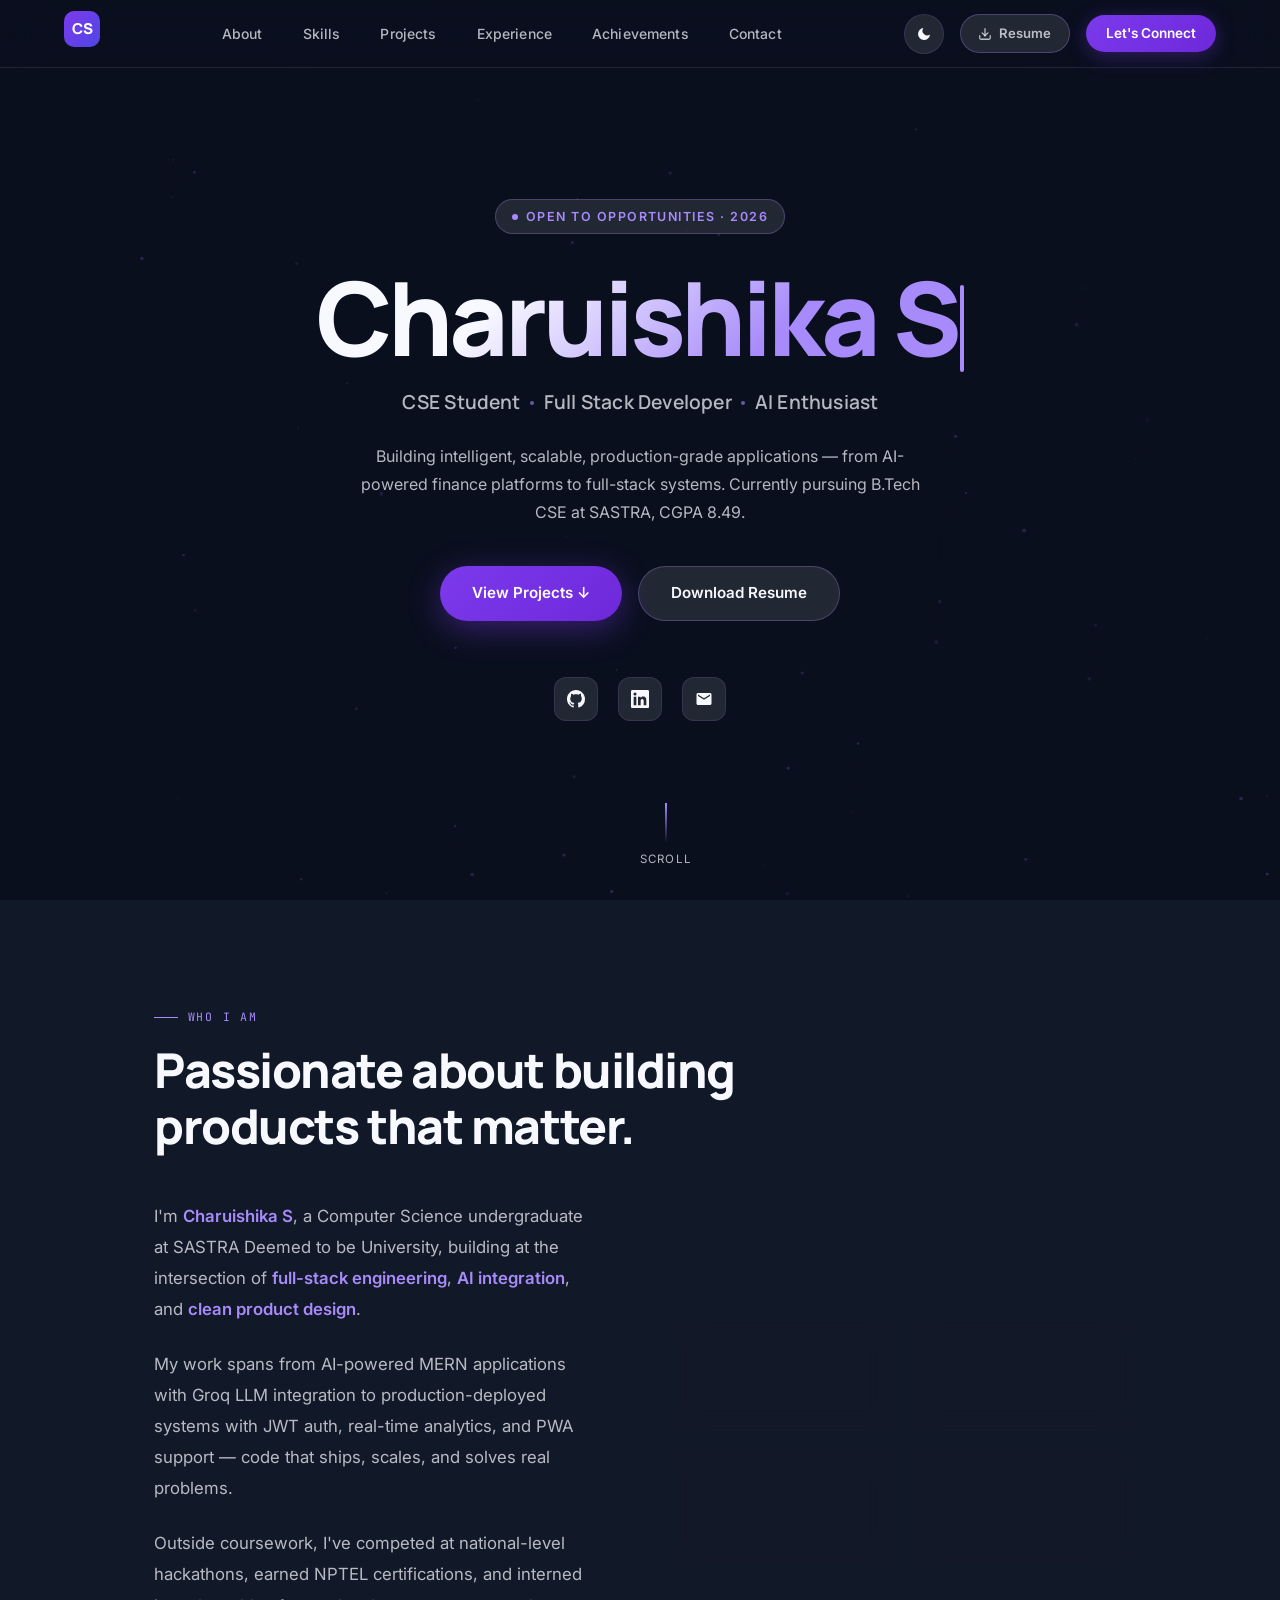
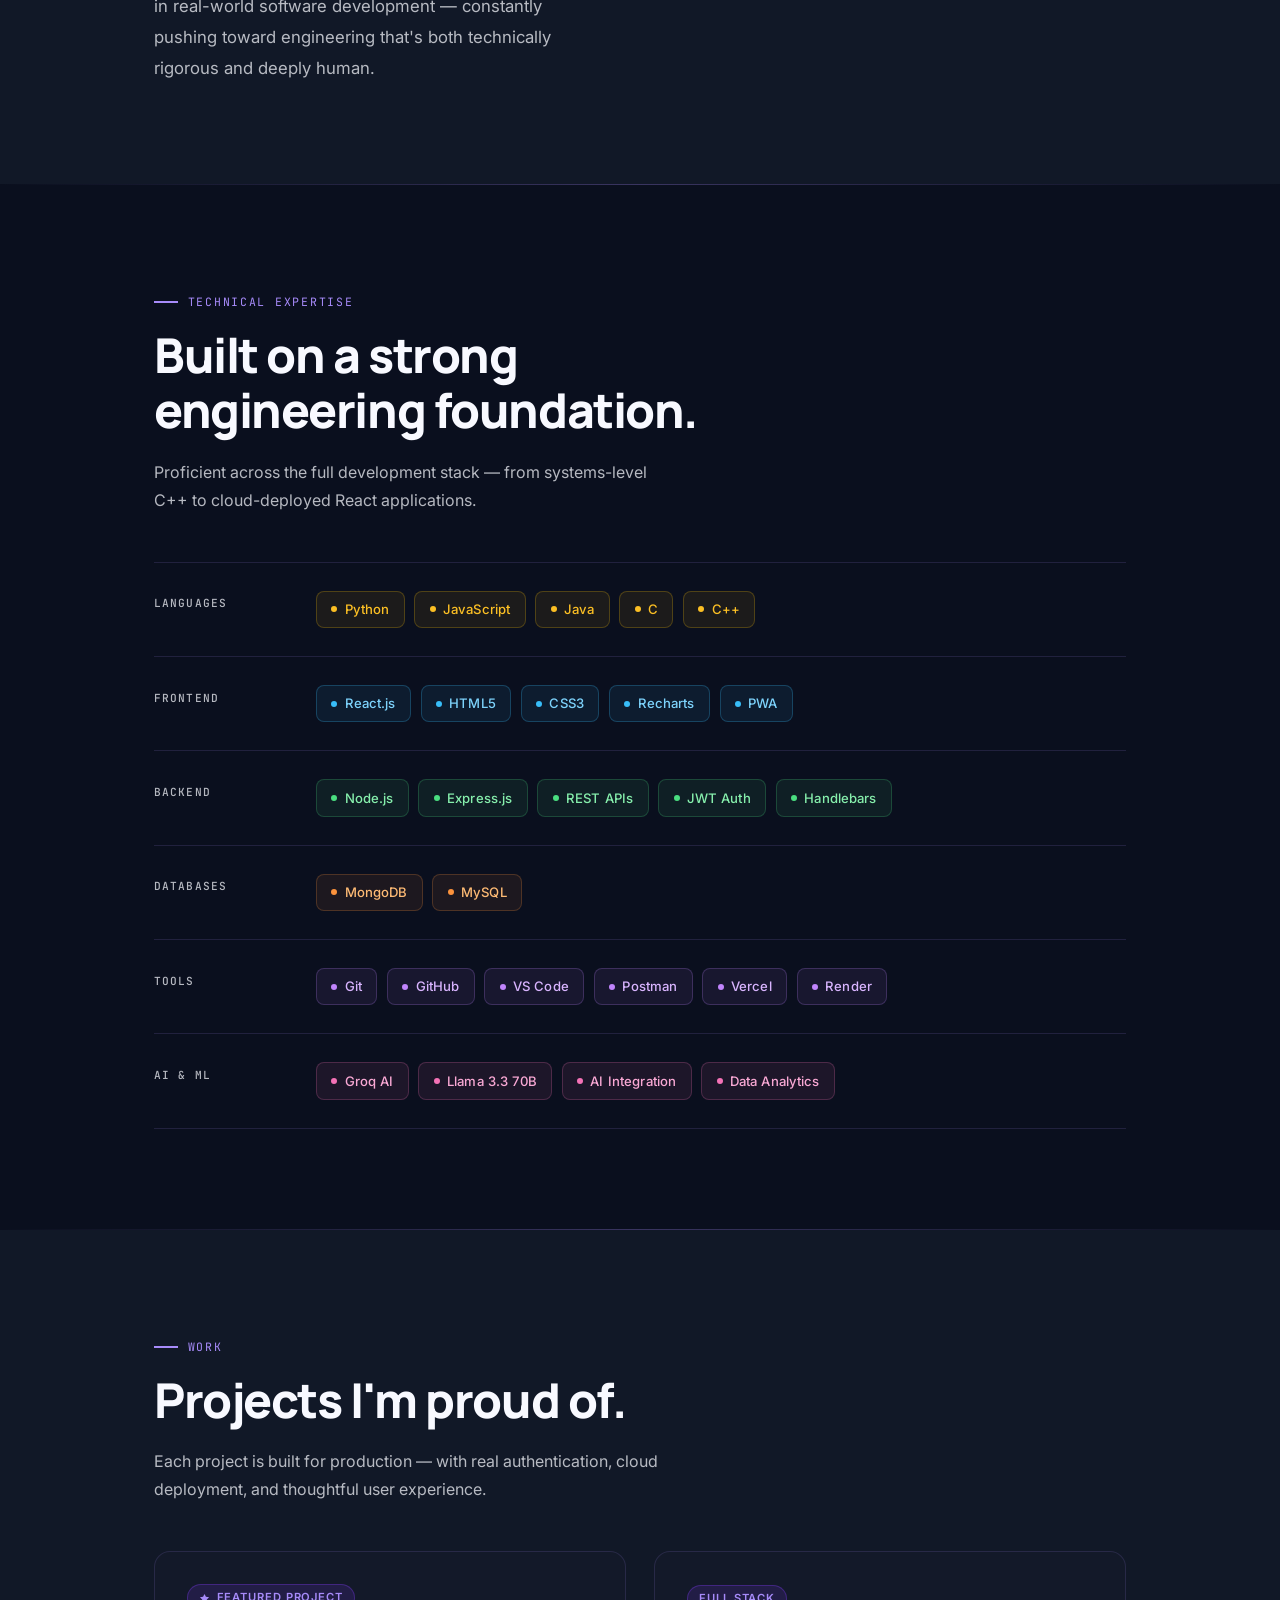
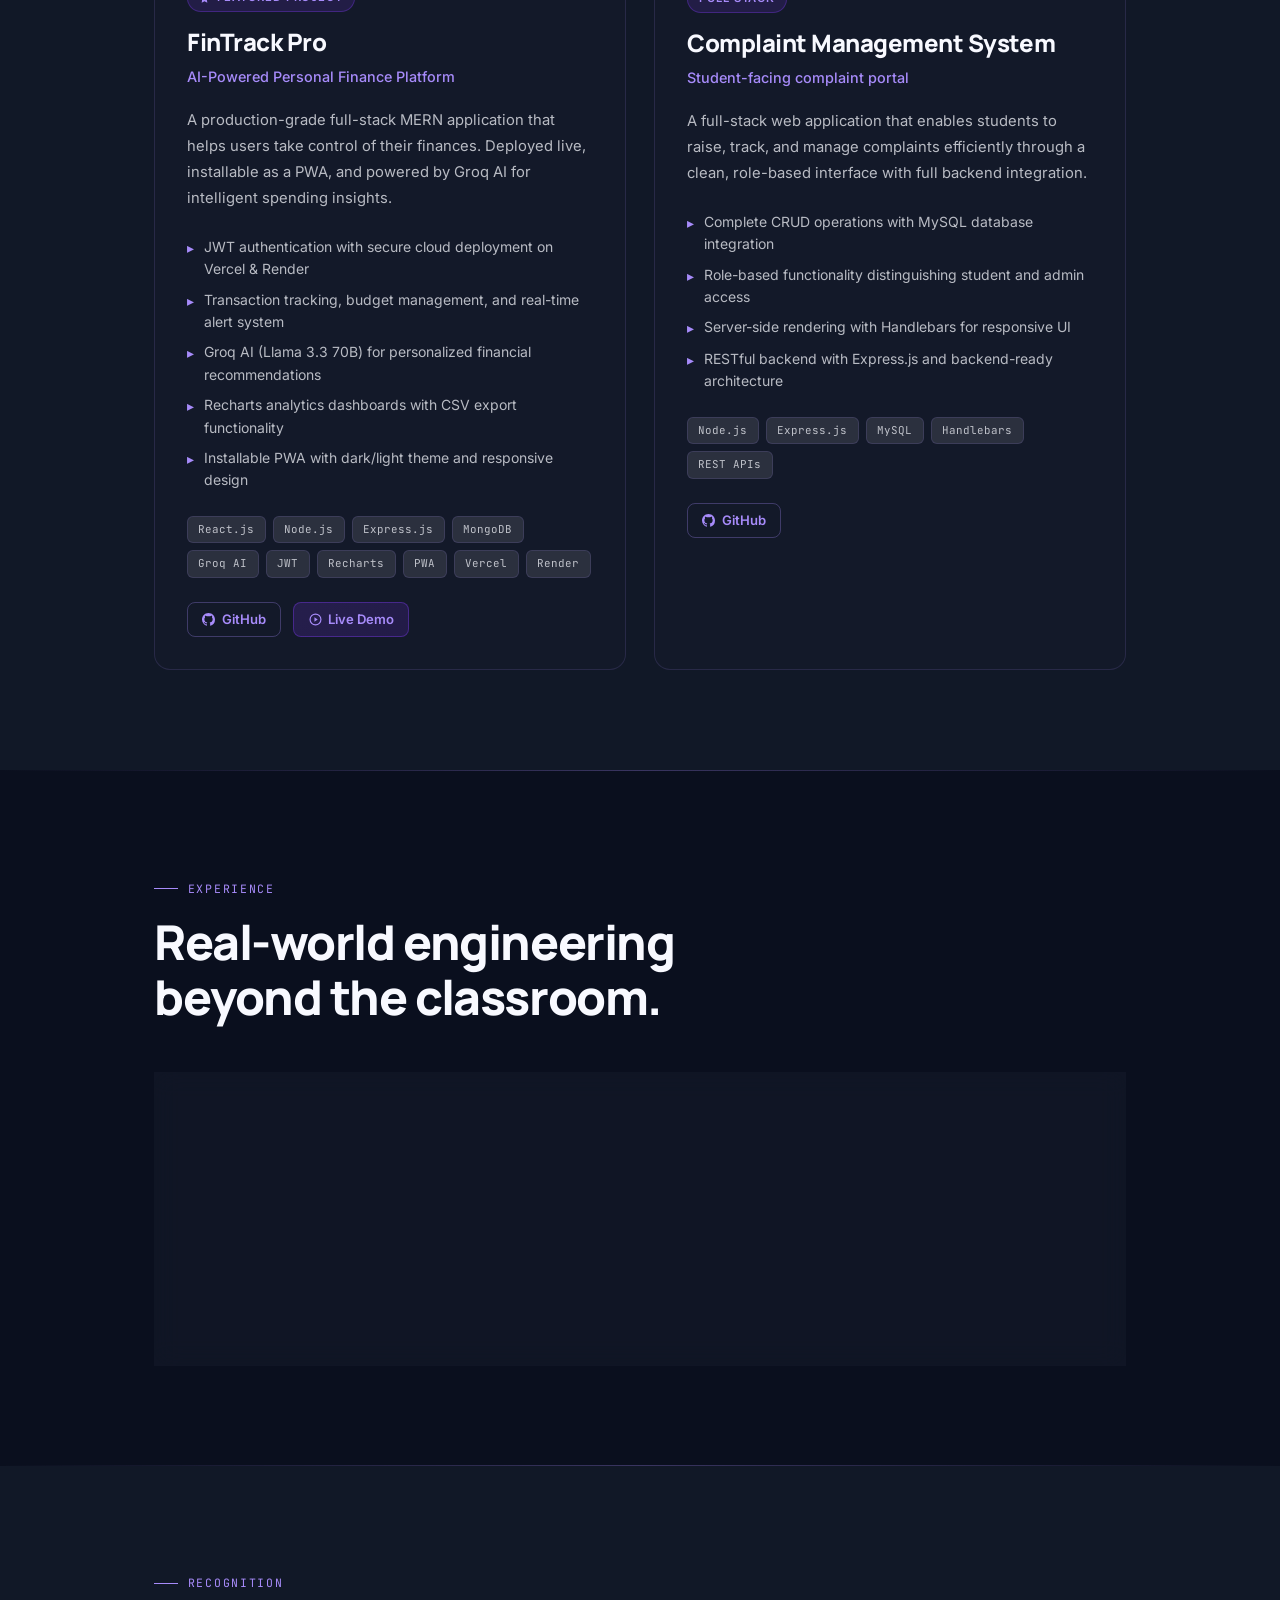
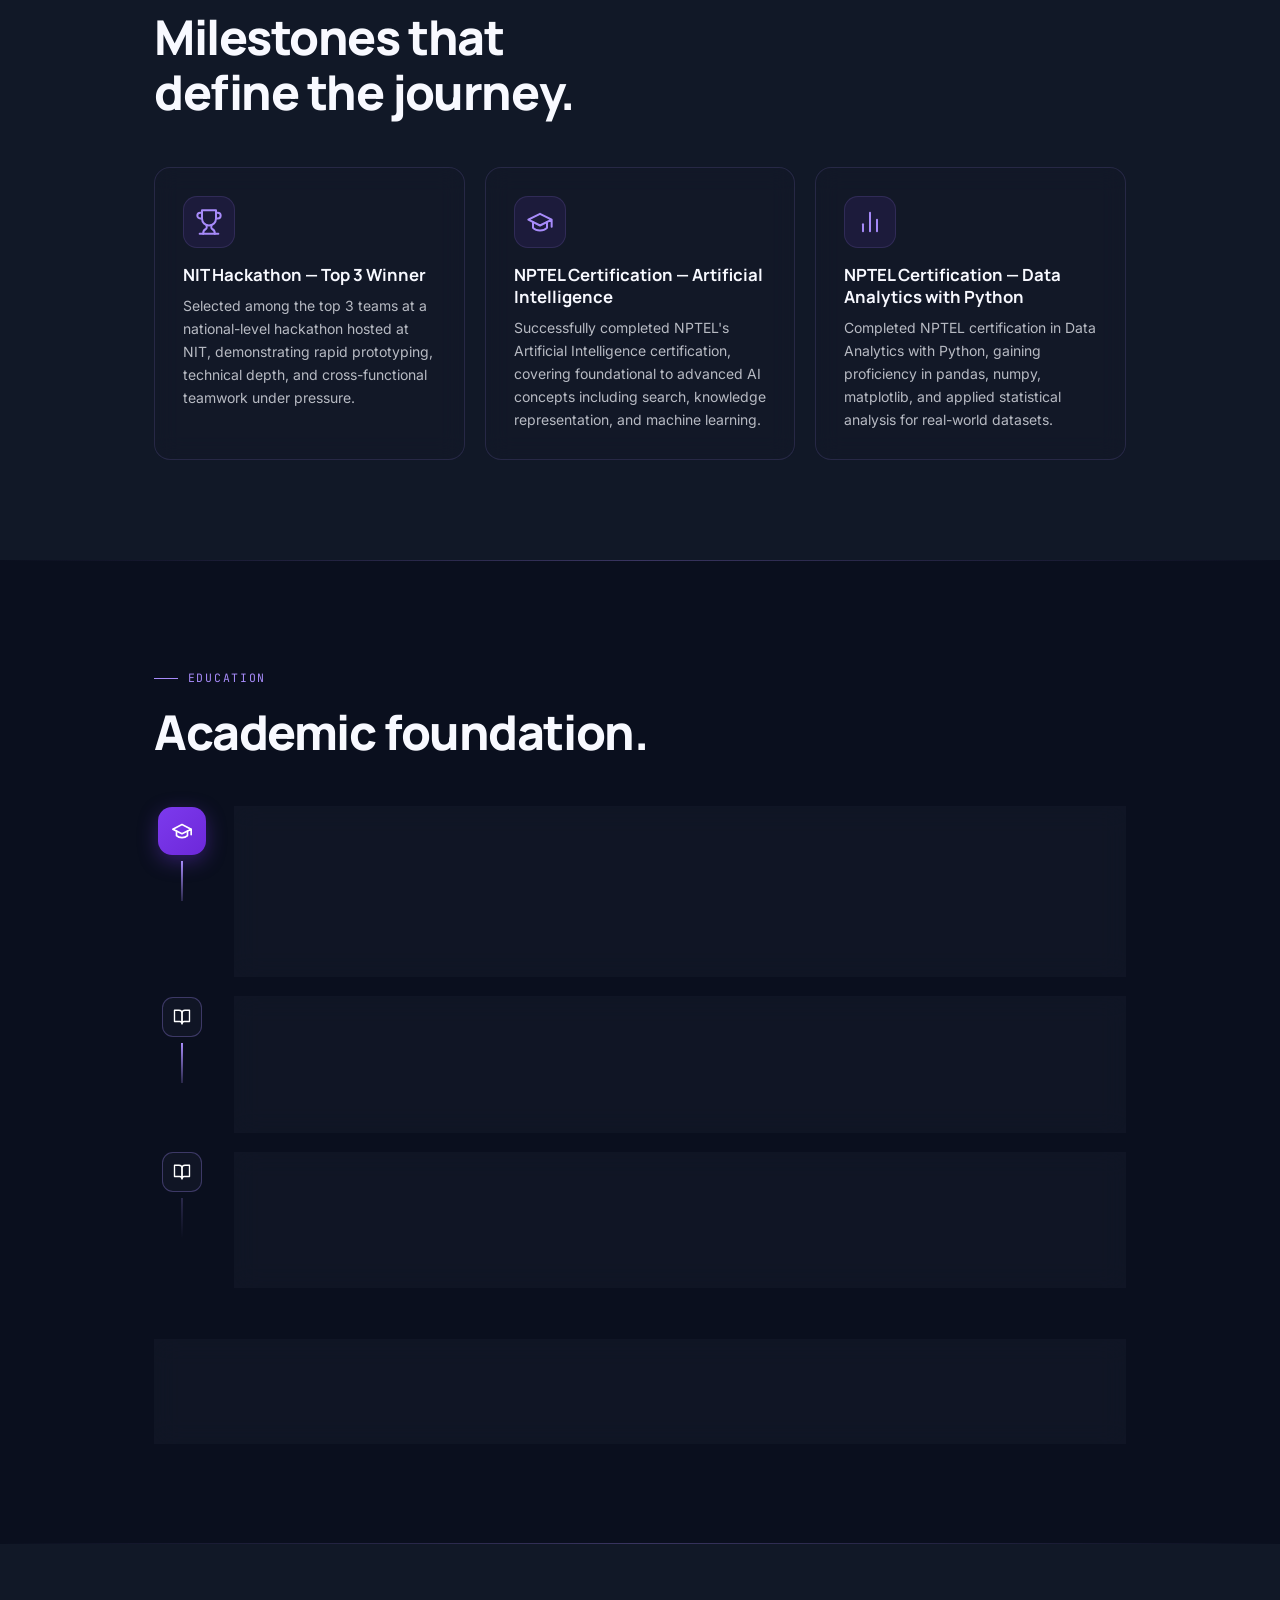
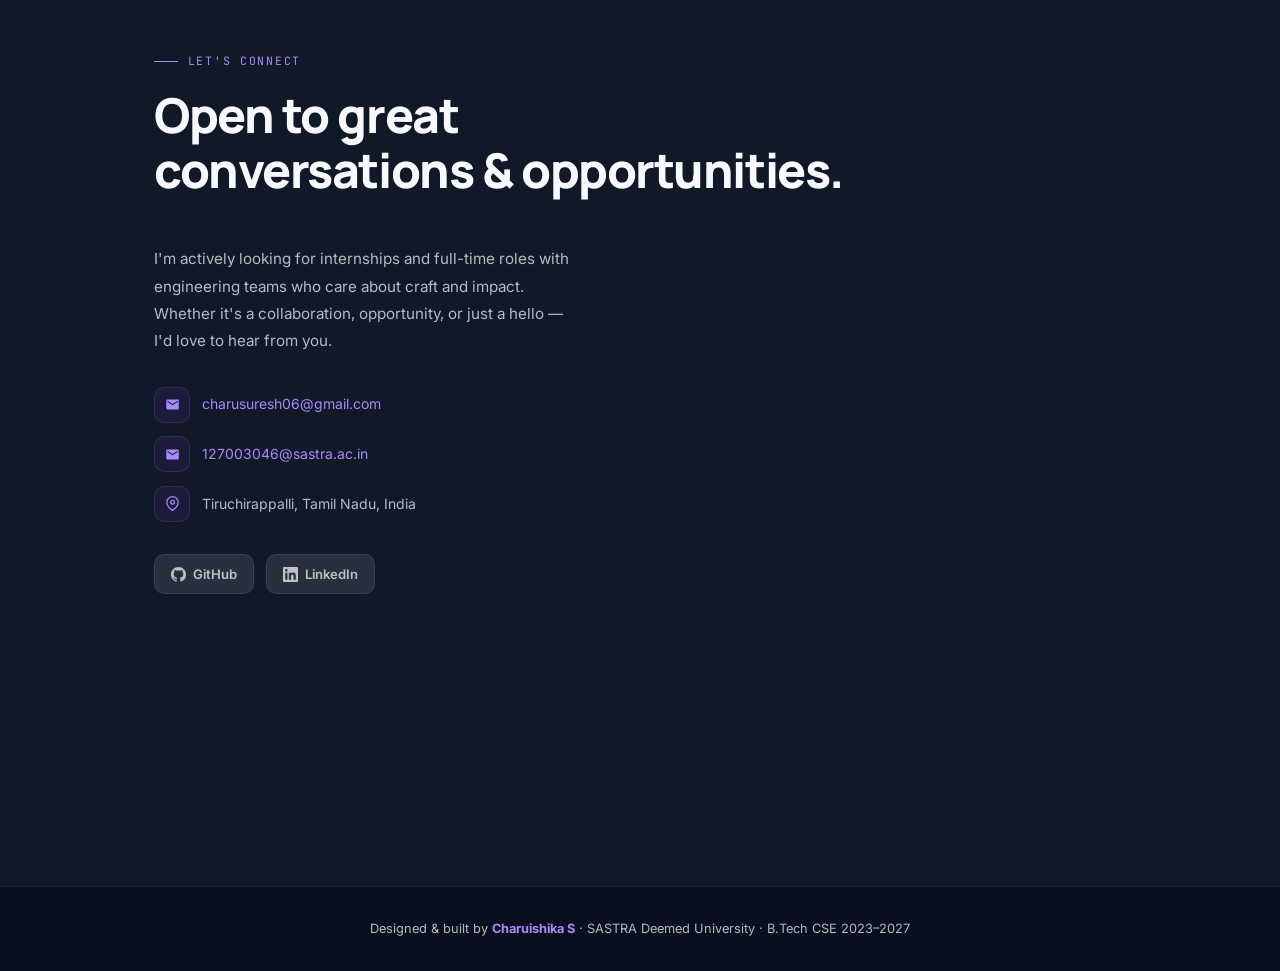
<file: index.html>
<!DOCTYPE html>
<html lang="en" data-theme="dark">
<head>
<meta charset="UTF-8" />
<meta name="viewport" content="width=device-width, initial-scale=1.0" />
<title>Charuishika S — Software Engineer & Full Stack Developer</title>
<link rel="preconnect" href="https://fonts.googleapis.com" />
<link rel="preconnect" href="https://fonts.gstatic.com" crossorigin />
<link href="https://fonts.googleapis.com/css2?family=Manrope:wght@300;400;500;600;700;800&family=Inter:wght@300;400;500;600&family=JetBrains+Mono:wght@400;500&display=swap" rel="stylesheet" />
<link rel="stylesheet" href="style.css" />
</head>
<body>

<canvas id="bg-canvas"></canvas>

<!-- NAV -->
<nav>
  <a href="#hero" class="nav-logo" aria-label="Charuishika S">
    <svg width="36" height="36" viewBox="0 0 36 36" fill="none" xmlns="http://www.w3.org/2000/svg">
      <rect width="36" height="36" rx="10" fill="url(#logoGrad)"/>
      <text x="50%" y="54%" dominant-baseline="middle" text-anchor="middle" font-family="Manrope, sans-serif" font-weight="800" font-size="15" fill="white" letter-spacing="-0.5">CS</text>
      <defs>
        <linearGradient id="logoGrad" x1="0" y1="0" x2="36" y2="36" gradientUnits="userSpaceOnUse">
          <stop offset="0%" stop-color="#7C3AED"/>
          <stop offset="100%" stop-color="#4F46E5"/>
        </linearGradient>
      </defs>
    </svg>
  </a>
  <ul class="nav-links">
    <li><a href="#about">About</a></li>
    <li><a href="#skills">Skills</a></li>
    <li><a href="#projects">Projects</a></li>
    <li><a href="#experience">Experience</a></li>
    <li><a href="#achievements">Achievements</a></li>
    <li><a href="#contact">Contact</a></li>
  </ul>
  <div class="nav-right">
    <button class="theme-toggle" id="themeToggle" aria-label="Toggle theme">🌙</button>
    <a href="Charuishika_Resume.pdf" download class="nav-resume" title="Download Resume">
      <svg width="14" height="14" viewBox="0 0 24 24" fill="none" stroke="currentColor" stroke-width="2.2" stroke-linecap="round" stroke-linejoin="round"><path d="M21 15v4a2 2 0 0 1-2 2H5a2 2 0 0 1-2-2v-4"/><polyline points="7 10 12 15 17 10"/><line x1="12" y1="15" x2="12" y2="3"/></svg>
      Resume
    </a>
    <a href="#contact" class="nav-cta nav-links">Let's Connect</a>
    <button class="hamburger" id="hamburger" aria-label="Menu">
      <span></span><span></span><span></span>
    </button>
  </div>
</nav>

<!-- HERO -->
<section id="hero">
  <div class="hero-eyebrow">
    <span class="hero-eyebrow-dot"></span>
    Open to opportunities · 2026
  </div>
  <h1 class="hero-name">
    <span class="hero-name-gradient">Charuishika S</span><span class="hero-cursor"></span>
  </h1>
  <div class="hero-roles">
    <span class="hero-role-item">CSE Student</span>
    <span class="hero-role-sep"></span>
    <span class="hero-role-item">Full Stack Developer</span>
    <span class="hero-role-sep"></span>
    <span class="hero-role-item">AI Enthusiast</span>
  </div>
  <p class="hero-desc">
    Building intelligent, scalable, production-grade applications — from AI-powered finance platforms to full-stack systems. Currently pursuing B.Tech CSE at SASTRA, CGPA 8.49.
  </p>
  <div class="hero-ctas">
    <a href="#projects" class="btn-primary">View Projects ↓</a>
    <a href="Charuishika_Resume.pdf" download class="btn-secondary">Download Resume</a>
  </div>
  <div class="hero-socials">
    <a href="https://github.com/charuishika" class="social-link" target="_blank" rel="noopener" title="GitHub" aria-label="GitHub">
      <svg width="18" height="18" viewBox="0 0 24 24" fill="currentColor"><path d="M12 0C5.37 0 0 5.37 0 12c0 5.31 3.435 9.795 8.205 11.385.6.105.825-.255.825-.57 0-.285-.015-1.23-.015-2.235-3.015.555-3.795-.735-4.035-1.41-.135-.345-.72-1.41-1.23-1.695-.42-.225-1.02-.78-.015-.795.945-.015 1.62.87 1.845 1.23 1.08 1.815 2.805 1.305 3.495.99.105-.78.42-1.305.765-1.605-2.67-.3-5.46-1.335-5.46-5.925 0-1.305.465-2.385 1.23-3.225-.12-.3-.54-1.53.12-3.18 0 0 1.005-.315 3.3 1.23.96-.27 1.98-.405 3-.405s2.04.135 3 .405c2.295-1.56 3.3-1.23 3.3-1.23.66 1.65.24 2.88.12 3.18.765.84 1.23 1.905 1.23 3.225 0 4.605-2.805 5.625-5.475 5.925.435.375.81 1.095.81 2.22 0 1.605-.015 2.895-.015 3.3 0 .315.225.69.825.57A12.02 12.02 0 0 0 24 12c0-6.63-5.37-12-12-12z"/></svg>
    </a>
    <a href="https://linkedin.com/in/charuishika-s" class="social-link" target="_blank" rel="noopener" title="LinkedIn" aria-label="LinkedIn">
      <svg width="18" height="18" viewBox="0 0 24 24" fill="currentColor"><path d="M20.447 20.452h-3.554v-5.569c0-1.328-.027-3.037-1.852-3.037-1.853 0-2.136 1.445-2.136 2.939v5.667H9.351V9h3.414v1.561h.046c.477-.9 1.637-1.85 3.37-1.85 3.601 0 4.267 2.37 4.267 5.455v6.286zM5.337 7.433a2.062 2.062 0 0 1-2.063-2.065 2.064 2.064 0 1 1 2.063 2.065zm1.782 13.019H3.555V9h3.564v11.452zM22.225 0H1.771C.792 0 0 .774 0 1.729v20.542C0 23.227.792 24 1.771 24h20.451C23.2 24 24 23.227 24 22.271V1.729C24 .774 23.2 0 22.222 0h.003z"/></svg>
    </a>
    <a href="mailto:charusuresh06@gmail.com" class="social-link" title="Email" aria-label="Email">
      <svg width="18" height="18" viewBox="0 0 24 24" fill="currentColor"><path d="M20 4H4c-1.1 0-2 .9-2 2v12c0 1.1.9 2 2 2h16c1.1 0 2-.9 2-2V6c0-1.1-.9-2-2-2zm0 4-8 5-8-5V6l8 5 8-5v2z"/></svg>
    </a>
  </div>
  <div class="hero-scroll-indicator">
    <div class="scroll-line"></div>
    <span>scroll</span>
  </div>
</section>

<!-- ABOUT -->
<section id="about">
  <div class="section-inner">
    <div class="section-label">Who I Am</div>
    <h2 class="section-title">Passionate about building<br>products that matter.</h2>
    <div class="about-grid">
      <div class="about-text reveal">
        <p>
          I'm <span class="about-highlight">Charuishika S</span>, a Computer Science undergraduate at SASTRA Deemed to be University, building at the intersection of <span class="about-highlight">full-stack engineering</span>, <span class="about-highlight">AI integration</span>, and <span class="about-highlight">clean product design</span>.
        </p>
        <p>
          My work spans from AI-powered MERN applications with Groq LLM integration to production-deployed systems with JWT auth, real-time analytics, and PWA support — code that ships, scales, and solves real problems.
        </p>
        <p>
          Outside coursework, I've competed at national-level hackathons, earned NPTEL certifications, and interned in real-world software development — constantly pushing toward engineering that's both technically rigorous and deeply human.
        </p>
      </div>
      <div class="stat-grid reveal reveal-delay-2">
        <div class="stat-card">
          <div class="stat-num">8.51</div>
          <div class="stat-label">CGPA / 10.0</div>
        </div>
        <div class="stat-card">
          <div class="stat-num">Multiple</div>
          <div class="stat-label">Production Projects</div>
        </div>
        <div class="stat-card">
          <div class="stat-num">Top 3</div>
          <div class="stat-label">NIT Hackathon</div>
        </div>
        <div class="stat-card">
          <div class="stat-num">100+</div>
          <div class="stat-label">LeetCode Solved</div>
        </div>
      </div>
    </div>
  </div>
</section>

<div class="divider"></div>

<!-- SKILLS -->
<section id="skills">
  <div class="section-inner">
    <div class="section-label">Technical Expertise</div>
    <h2 class="section-title">Built on a strong<br>engineering foundation.</h2>
    <p class="section-subtitle">Proficient across the full development stack — from systems-level C++ to cloud-deployed React applications.</p>
 
    <div class="skills-rows">
 
      <div class="skills-row reveal">
        <div class="skills-row-label">Languages</div>
        <div class="skills-tag-group">
          <span class="skill-tag-item cat-lang"><span class="skill-tag-dot"></span>Python</span>
          <span class="skill-tag-item cat-lang"><span class="skill-tag-dot"></span>JavaScript</span>
          <span class="skill-tag-item cat-lang"><span class="skill-tag-dot"></span>Java</span>
          <span class="skill-tag-item cat-lang"><span class="skill-tag-dot"></span>C</span>
          <span class="skill-tag-item cat-lang"><span class="skill-tag-dot"></span>C++</span>
        </div>
      </div>
 
      <div class="skills-row reveal reveal-delay-1">
        <div class="skills-row-label">Frontend</div>
        <div class="skills-tag-group">
          <span class="skill-tag-item cat-frontend"><span class="skill-tag-dot"></span>React.js</span>
          <span class="skill-tag-item cat-frontend"><span class="skill-tag-dot"></span>HTML5</span>
          <span class="skill-tag-item cat-frontend"><span class="skill-tag-dot"></span>CSS3</span>
          <span class="skill-tag-item cat-frontend"><span class="skill-tag-dot"></span>Recharts</span>
          <span class="skill-tag-item cat-frontend"><span class="skill-tag-dot"></span>PWA</span>
        </div>
      </div>
 
      <div class="skills-row reveal reveal-delay-1">
        <div class="skills-row-label">Backend</div>
        <div class="skills-tag-group">
          <span class="skill-tag-item cat-backend"><span class="skill-tag-dot"></span>Node.js</span>
          <span class="skill-tag-item cat-backend"><span class="skill-tag-dot"></span>Express.js</span>
          <span class="skill-tag-item cat-backend"><span class="skill-tag-dot"></span>REST APIs</span>
          <span class="skill-tag-item cat-backend"><span class="skill-tag-dot"></span>JWT Auth</span>
          <span class="skill-tag-item cat-backend"><span class="skill-tag-dot"></span>Handlebars</span>
        </div>
      </div>
 
      <div class="skills-row reveal reveal-delay-2">
        <div class="skills-row-label">Databases</div>
        <div class="skills-tag-group">
          <span class="skill-tag-item cat-db"><span class="skill-tag-dot"></span>MongoDB</span>
          <span class="skill-tag-item cat-db"><span class="skill-tag-dot"></span>MySQL</span>
        </div>
      </div>
 
      <div class="skills-row reveal reveal-delay-2">
        <div class="skills-row-label">Tools</div>
        <div class="skills-tag-group">
          <span class="skill-tag-item cat-tools"><span class="skill-tag-dot"></span>Git</span>
          <span class="skill-tag-item cat-tools"><span class="skill-tag-dot"></span>GitHub</span>
          <span class="skill-tag-item cat-tools"><span class="skill-tag-dot"></span>VS Code</span>
          <span class="skill-tag-item cat-tools"><span class="skill-tag-dot"></span>Postman</span>
          <span class="skill-tag-item cat-tools"><span class="skill-tag-dot"></span>Vercel</span>
          <span class="skill-tag-item cat-tools"><span class="skill-tag-dot"></span>Render</span>
        </div>
      </div>
 
      <div class="skills-row reveal reveal-delay-3">
        <div class="skills-row-label">AI &amp; ML</div>
        <div class="skills-tag-group">
          <span class="skill-tag-item cat-ai"><span class="skill-tag-dot"></span>Groq AI</span>
          <span class="skill-tag-item cat-ai"><span class="skill-tag-dot"></span>Llama 3.3 70B</span>
          <span class="skill-tag-item cat-ai"><span class="skill-tag-dot"></span>AI Integration</span>
          <span class="skill-tag-item cat-ai"><span class="skill-tag-dot"></span>Data Analytics</span>
        </div>
      </div>
 
    </div><!-- end skills-rows -->
  </div>
</section>
 
<div class="divider"></div>

<!-- PROJECTS -->
<section id="projects">
  <div class="section-inner">
    <div class="section-label">Work</div>
    <h2 class="section-title">Projects I'm proud of.</h2>
    <p class="section-subtitle">Each project is built for production — with real authentication, cloud deployment, and thoughtful user experience.</p>

    <div class="projects-grid">

      <!-- FinTrack Pro -->
      <div class="project-card reveal">
        <div class="project-header">
          <span class="project-badge">
            <svg width="11" height="11" viewBox="0 0 24 24" fill="currentColor"><path d="M12 2l3.09 6.26L22 9.27l-5 4.87 1.18 6.88L12 17.77l-6.18 3.25L7 14.14 2 9.27l6.91-1.01L12 2z"/></svg>
            Featured Project
          </span>
          <div class="project-name">FinTrack Pro</div>
          <div class="project-tagline">AI-Powered Personal Finance Platform</div>
        </div>
        <p class="project-desc">
          A production-grade full-stack MERN application that helps users take control of their finances. Deployed live, installable as a PWA, and powered by Groq AI for intelligent spending insights.
        </p>
        <div class="project-features">
          <div class="project-feature">JWT authentication with secure cloud deployment on Vercel &amp; Render</div>
          <div class="project-feature">Transaction tracking, budget management, and real-time alert system</div>
          <div class="project-feature">Groq AI (Llama 3.3 70B) for personalized financial recommendations</div>
          <div class="project-feature">Recharts analytics dashboards with CSV export functionality</div>
          <div class="project-feature">Installable PWA with dark/light theme and responsive design</div>
        </div>
        <div class="project-stack">
          <span class="stack-tag">React.js</span>
          <span class="stack-tag">Node.js</span>
          <span class="stack-tag">Express.js</span>
          <span class="stack-tag">MongoDB</span>
          <span class="stack-tag">Groq AI</span>
          <span class="stack-tag">JWT</span>
          <span class="stack-tag">Recharts</span>
          <span class="stack-tag">PWA</span>
          <span class="stack-tag">Vercel</span>
          <span class="stack-tag">Render</span>
        </div>
        <div class="project-links">
          <a href="https://github.com/charuishika/FinTrack-Pro.git" class="proj-link" target="_blank">
            <svg width="13" height="13" viewBox="0 0 24 24" fill="currentColor"><path d="M12 0C5.37 0 0 5.37 0 12c0 5.31 3.435 9.795 8.205 11.385.6.105.825-.255.825-.57 0-.285-.015-1.23-.015-2.235-3.015.555-3.795-.735-4.035-1.41-.135-.345-.72-1.41-1.23-1.695-.42-.225-1.02-.78-.015-.795.945-.015 1.62.87 1.845 1.23 1.08 1.815 2.805 1.305 3.495.99.105-.78.42-1.305.765-1.605-2.67-.3-5.46-1.335-5.46-5.925 0-1.305.465-2.385 1.23-3.225-.12-.3-.54-1.53.12-3.18 0 0 1.005-.315 3.3 1.23.96-.27 1.98-.405 3-.405s2.04.135 3 .405c2.295-1.56 3.3-1.23 3.3-1.23.66 1.65.24 2.88.12 3.18.765.84 1.23 1.905 1.23 3.225 0 4.605-2.805 5.625-5.475 5.925.435.375.81 1.095.81 2.22 0 1.605-.015 2.895-.015 3.3 0 .315.225.69.825.57A12.02 12.02 0 0 0 24 12c0-6.63-5.37-12-12-12z"/></svg>
            GitHub
          </a>
          <a href="https://fin-track-pro-three.vercel.app" class="proj-link proj-link--demo" target="_blank" rel="noopener">
            <svg width="13" height="13" viewBox="0 0 24 24" fill="none" stroke="currentColor" stroke-width="2.2" stroke-linecap="round" stroke-linejoin="round"><circle cx="12" cy="12" r="10"/><polygon points="10 8 16 12 10 16 10 8" fill="currentColor" stroke="none"/></svg>
            Live Demo
          </a>
        </div>
      </div>
      <!-- Complaint Management System -->
      <div class="project-card reveal reveal-delay-1">
        <div class="project-header">
          <span class="project-badge">Full Stack</span>
          <div class="project-name">Complaint Management System</div>
          <div class="project-tagline">Student-facing complaint portal</div>
        </div>
        <p class="project-desc">
          A full-stack web application that enables students to raise, track, and manage complaints efficiently through a clean, role-based interface with full backend integration.
        </p>
        <div class="project-features">
          <div class="project-feature">Complete CRUD operations with MySQL database integration</div>
          <div class="project-feature">Role-based functionality distinguishing student and admin access</div>
          <div class="project-feature">Server-side rendering with Handlebars for responsive UI</div>
          <div class="project-feature">RESTful backend with Express.js and backend-ready architecture</div>
        </div>
        <div class="project-stack">
          <span class="stack-tag">Node.js</span>
          <span class="stack-tag">Express.js</span>
          <span class="stack-tag">MySQL</span>
          <span class="stack-tag">Handlebars</span>
          <span class="stack-tag">REST APIs</span>
        </div>
        <div class="project-links">
          <a href="https://github.com/charuishika" class="proj-link" target="_blank">
            <svg width="13" height="13" viewBox="0 0 24 24" fill="currentColor"><path d="M12 0C5.37 0 0 5.37 0 12c0 5.31 3.435 9.795 8.205 11.385.6.105.825-.255.825-.57 0-.285-.015-1.23-.015-2.235-3.015.555-3.795-.735-4.035-1.41-.135-.345-.72-1.41-1.23-1.695-.42-.225-1.02-.78-.015-.795.945-.015 1.62.87 1.845 1.23 1.08 1.815 2.805 1.305 3.495.99.105-.78.42-1.305.765-1.605-2.67-.3-5.46-1.335-5.46-5.925 0-1.305.465-2.385 1.23-3.225-.12-.3-.54-1.53.12-3.18 0 0 1.005-.315 3.3 1.23.96-.27 1.98-.405 3-.405s2.04.135 3 .405c2.295-1.56 3.3-1.23 3.3-1.23.66 1.65.24 2.88.12 3.18.765.84 1.23 1.905 1.23 3.225 0 4.605-2.805 5.625-5.475 5.925.435.375.81 1.095.81 2.22 0 1.605-.015 2.895-.015 3.3 0 .315.225.69.825.57A12.02 12.02 0 0 0 24 12c0-6.63-5.37-12-12-12z"/></svg>
            GitHub
          </a>
        </div>
      </div>

    </div>
  </div>
</section>

<div class="divider"></div>

<!-- EXPERIENCE -->
<section id="experience">
  <div class="section-inner">
    <div class="section-label">Experience</div>
    <h2 class="section-title">Real-world engineering<br>beyond the classroom.</h2>

    <div class="exp-card reveal">
      <div class="exp-timeline">
        <div class="exp-dot"></div>
        <div class="exp-line"></div>
      </div>
      <div>
        <div class="exp-company">TAF Inc.</div>
        <div class="exp-title">Software Development Intern</div>
        <div class="exp-period">Internship · Software Development Domain</div>
        <div class="exp-points">
          <div class="exp-point">Gained hands-on experience in real-world software development workflows and engineering practices</div>
          <div class="exp-point">Worked on application logic design, debugging complex systems, and collaborative development cycles</div>
          <div class="exp-point">Contributed to production-level code in a team environment with code reviews and iterative development</div>
        </div>
      </div>
    </div>
  </div>
</section>

<div class="divider"></div>

<!-- ACHIEVEMENTS -->
<section id="achievements">
  <div class="section-inner">
    <div class="section-label">Recognition</div>
    <h2 class="section-title">Milestones that<br>define the journey.</h2>

    <div class="achievements-grid">
      <div class="achievement-card reveal">
        <div class="achievement-icon">
          <svg width="28" height="28" viewBox="0 0 24 24" fill="none" stroke="var(--violet-soft)" stroke-width="1.7" stroke-linecap="round" stroke-linejoin="round"><path d="M6 9H4.5a2.5 2.5 0 0 1 0-5H6"/><path d="M18 9h1.5a2.5 2.5 0 0 0 0-5H18"/><path d="M4 22h16"/><path d="M10 14.66V17c0 .55-.47.98-.97 1.21C7.85 18.75 7 20.24 7 22"/><path d="M14 14.66V17c0 .55.47.98.97 1.21C16.15 18.75 17 20.24 17 22"/><path d="M18 2H6v7a6 6 0 0 0 12 0V2z"/></svg>
        </div>
        <div class="achievement-title">NIT Hackathon — Top 3 Winner</div>
        <div class="achievement-desc">Selected among the top 3 teams at a national-level hackathon hosted at NIT, demonstrating rapid prototyping, technical depth, and cross-functional teamwork under pressure.</div>
      </div>
      <div class="achievement-card reveal reveal-delay-1">
        <div class="achievement-icon">
          <svg width="28" height="28" viewBox="0 0 24 24" fill="none" stroke="var(--violet-soft)" stroke-width="1.7" stroke-linecap="round" stroke-linejoin="round"><path d="M22 10v6M2 10l10-5 10 5-10 5z"/><path d="M6 12v5c3 3 9 3 12 0v-5"/></svg>
        </div>
        <div class="achievement-title">NPTEL Certification — Artificial Intelligence</div>
        <div class="achievement-desc">Successfully completed NPTEL's Artificial Intelligence certification, covering foundational to advanced AI concepts including search, knowledge representation, and machine learning.</div>
      </div>
      <div class="achievement-card reveal reveal-delay-2">
        <div class="achievement-icon">
          <svg width="28" height="28" viewBox="0 0 24 24" fill="none" stroke="var(--violet-soft)" stroke-width="1.7" stroke-linecap="round" stroke-linejoin="round"><line x1="18" y1="20" x2="18" y2="10"/><line x1="12" y1="20" x2="12" y2="4"/><line x1="6" y1="20" x2="6" y2="14"/></svg>
        </div>
        <div class="achievement-title">NPTEL Certification — Data Analytics with Python</div>
        <div class="achievement-desc">Completed NPTEL certification in Data Analytics with Python, gaining proficiency in pandas, numpy, matplotlib, and applied statistical analysis for real-world datasets.</div>
      </div>
    </div>
  </div>
</section>

<div class="divider"></div>

<!-- EDUCATION -->
<section id="education">
  <div class="section-inner">
    <div class="section-label">Education</div>
    <h2 class="section-title">Academic foundation.</h2>

    <div class="edu-timeline">

      <!-- B.Tech -->
      <div class="edu-timeline-item reveal">
        <div class="edu-timeline-left">
          <div class="edu-timeline-icon">
            <svg width="22" height="22" viewBox="0 0 24 24" fill="none" stroke="#fff" stroke-width="1.8" stroke-linecap="round" stroke-linejoin="round"><path d="M22 10v6M2 10l10-5 10 5-10 5z"/><path d="M6 12v5c3 3 9 3 12 0v-5"/></svg>
          </div>
          <div class="edu-timeline-line"></div>
        </div>
        <div class="edu-timeline-content">
          <div class="edu-timeline-period">2023 – 2027</div>
          <div class="edu-timeline-degree">B.Tech — Computer Science &amp; Engineering</div>
          <div class="edu-timeline-school">SASTRA Deemed to be University</div>
          <div class="edu-timeline-meta">
            <span class="edu-meta-pill">
              <svg width="12" height="12" viewBox="0 0 24 24" fill="none" stroke="currentColor" stroke-width="2" stroke-linecap="round" stroke-linejoin="round"><polygon points="12 2 15.09 8.26 22 9.27 17 14.14 18.18 21.02 12 17.77 5.82 21.02 7 14.14 2 9.27 8.91 8.26 12 2"/></svg>
              CGPA: 8.49 / 10.0
            </span>
          </div>
        </div>
      </div>

      <!-- Class XII -->
      <div class="edu-timeline-item reveal reveal-delay-1">
        <div class="edu-timeline-left">
          <div class="edu-timeline-icon edu-timeline-icon--sm">
            <svg width="18" height="18" viewBox="0 0 24 24" fill="none" stroke="#fff" stroke-width="1.8" stroke-linecap="round" stroke-linejoin="round"><path d="M2 3h6a4 4 0 0 1 4 4v14a3 3 0 0 0-3-3H2z"/><path d="M22 3h-6a4 4 0 0 0-4 4v14a3 3 0 0 1 3-3h7z"/></svg>
          </div>
          <div class="edu-timeline-line"></div>
        </div>
        <div class="edu-timeline-content">
          <div class="edu-timeline-period">Class XII · CBSE</div>
          <div class="edu-timeline-degree">Senior Secondary Education</div>
          <div class="edu-timeline-meta">
            <span class="edu-meta-pill edu-meta-pill--score">
              <svg width="12" height="12" viewBox="0 0 24 24" fill="none" stroke="currentColor" stroke-width="2" stroke-linecap="round" stroke-linejoin="round"><polyline points="20 6 9 17 4 12"/></svg>
              91.2%
            </span>
          </div>
        </div>
      </div>

      <!-- Class X -->
      <div class="edu-timeline-item reveal reveal-delay-2">
        <div class="edu-timeline-left">
          <div class="edu-timeline-icon edu-timeline-icon--sm">
            <svg width="18" height="18" viewBox="0 0 24 24" fill="none" stroke="#fff" stroke-width="1.8" stroke-linecap="round" stroke-linejoin="round"><path d="M2 3h6a4 4 0 0 1 4 4v14a3 3 0 0 0-3-3H2z"/><path d="M22 3h-6a4 4 0 0 0-4 4v14a3 3 0 0 1 3-3h7z"/></svg>
          </div>
          <div class="edu-timeline-line edu-timeline-line--fade"></div>
        </div>
        <div class="edu-timeline-content">
          <div class="edu-timeline-period">Class X · CBSE</div>
          <div class="edu-timeline-degree">Secondary Education</div>
          <div class="edu-timeline-meta">
            <span class="edu-meta-pill edu-meta-pill--score">
              <svg width="12" height="12" viewBox="0 0 24 24" fill="none" stroke="currentColor" stroke-width="2" stroke-linecap="round" stroke-linejoin="round"><polyline points="20 6 9 17 4 12"/></svg>
              98.2%
            </span>
          </div>
        </div>
      </div>

    </div>

    <!-- LeetCode Banner -->
    <div class="leetcode-banner reveal reveal-delay-3">
      <div class="leetcode-icon">
        <svg width="26" height="26" viewBox="0 0 95 111" fill="none" xmlns="http://www.w3.org/2000/svg">
          <path d="M68.0,84.7L68.0,84.7C61.7,91.1,52.4,95.0,42.9,95.0C33.4,95.0,24.2,91.2,17.8,84.7C11.4,78.2,7.8,69.3,7.8,60.1C7.8,50.9,11.4,42.0,17.8,35.5L41.2,11.6C43.0,9.8,45.9,9.8,47.7,11.6C49.5,13.4,49.5,16.4,47.7,18.2L24.4,42.1C19.8,46.8,17.2,53.2,17.2,60.1C17.2,67.0,19.8,73.4,24.4,78.1C29.0,82.8,35.7,85.5,42.9,85.5C50.1,85.5,56.8,82.8,61.4,78.1L84.7,54.2C86.5,52.4,89.4,52.4,91.2,54.2C93.0,56.0,93.0,59.0,91.2,60.8L68.0,84.7Z" fill="var(--violet-soft)"/>
          <path d="M83.0,34.8L59.0,11.2C57.2,9.4,54.3,9.4,52.5,11.2C50.7,13.0,50.7,16.0,52.5,17.8L76.5,41.4C81.1,46.1,83.7,52.4,83.7,59.3C83.7,59.8,83.7,60.2,83.6,60.7L83.0,34.8Z" fill="var(--violet-soft)" opacity="0.5"/>
          <path d="M28.0,64.0L67.0,64.0C69.5,64.0,71.5,62.0,71.5,59.5C71.5,57.0,69.5,55.0,67.0,55.0L28.0,55.0C25.5,55.0,23.5,57.0,23.5,59.5C23.5,62.0,25.5,64.0,28.0,64.0Z" fill="var(--violet-soft)"/>
        </svg>
      </div>
      <div class="leetcode-text">
        <div class="leetcode-label">LeetCode</div>
        <div class="leetcode-desc">Consistent problem-solving practice across Data Structures &amp; Algorithms</div>
      </div>
      <div class="leetcode-stat">
        <div class="leetcode-count">100+</div>
        <div class="leetcode-sub">Problems Solved</div>
      </div>
    </div>

  </div>
</section>

<div class="divider"></div>

<!-- CONTACT -->
<section id="contact">
  <div class="contact-inner">
    <div class="section-label">Let's Connect</div>
    <h2 class="section-title reveal">Open to great<br>conversations &amp; opportunities.</h2>

    <div class="contact-grid">

      <!-- Left: info -->
      <div class="contact-left reveal">
        <p class="contact-desc">
          I'm actively looking for internships and full-time roles with engineering teams who care about craft and impact. Whether it's a collaboration, opportunity, or just a hello — I'd love to hear from you.
        </p>
        <div class="contact-info-list">
          <div class="contact-info-item">
            <div class="contact-info-icon">
              <svg width="15" height="15" viewBox="0 0 24 24" fill="currentColor"><path d="M20 4H4c-1.1 0-2 .9-2 2v12c0 1.1.9 2 2 2h16c1.1 0 2-.9 2-2V6c0-1.1-.9-2-2-2zm0 4-8 5-8-5V6l8 5 8-5v2z"/></svg>
            </div>
            <div class="contact-info-text">
              <a href="mailto:charusuresh06@gmail.com">charusuresh06@gmail.com</a>
            </div>
          </div>
          <div class="contact-info-item">
            <div class="contact-info-icon">
              <svg width="15" height="15" viewBox="0 0 24 24" fill="currentColor"><path d="M20 4H4c-1.1 0-2 .9-2 2v12c0 1.1.9 2 2 2h16c1.1 0 2-.9 2-2V6c0-1.1-.9-2-2-2zm0 4-8 5-8-5V6l8 5 8-5v2z"/></svg>
            </div>
            <div class="contact-info-text">
              <a href="mailto:127003046@sastra.ac.in">127003046@sastra.ac.in</a>
            </div>
          </div>
          <div class="contact-info-item">
            <div class="contact-info-icon">
              <svg width="15" height="15" viewBox="0 0 24 24" fill="none" stroke="currentColor" stroke-width="2" stroke-linecap="round" stroke-linejoin="round"><path d="M21 10c0 7-9 13-9 13s-9-6-9-13a9 9 0 0 1 18 0z"/><circle cx="12" cy="10" r="3"/></svg>
            </div>
            <div class="contact-info-text">Tiruchirappalli, Tamil Nadu, India</div>
          </div>
        </div>
        <div class="contact-socials-row">
          <a href="https://github.com/charuishika" class="contact-social" target="_blank" rel="noopener">
            <svg width="15" height="15" viewBox="0 0 24 24" fill="currentColor"><path d="M12 0C5.37 0 0 5.37 0 12c0 5.31 3.435 9.795 8.205 11.385.6.105.825-.255.825-.57 0-.285-.015-1.23-.015-2.235-3.015.555-3.795-.735-4.035-1.41-.135-.345-.72-1.41-1.23-1.695-.42-.225-1.02-.78-.015-.795.945-.015 1.62.87 1.845 1.23 1.08 1.815 2.805 1.305 3.495.99.105-.78.42-1.305.765-1.605-2.67-.3-5.46-1.335-5.46-5.925 0-1.305.465-2.385 1.23-3.225-.12-.3-.54-1.53.12-3.18 0 0 1.005-.315 3.3 1.23.96-.27 1.98-.405 3-.405s2.04.135 3 .405c2.295-1.56 3.3-1.23 3.3-1.23.66 1.65.24 2.88.12 3.18.765.84 1.23 1.905 1.23 3.225 0 4.605-2.805 5.625-5.475 5.925.435.375.81 1.095.81 2.22 0 1.605-.015 2.895-.015 3.3 0 .315.225.69.825.57A12.02 12.02 0 0 0 24 12c0-6.63-5.37-12-12-12z"/></svg>
            GitHub
          </a>
          <a href="https://linkedin.com/in/charuishika-s" class="contact-social" target="_blank" rel="noopener">
            <svg width="15" height="15" viewBox="0 0 24 24" fill="currentColor"><path d="M20.447 20.452h-3.554v-5.569c0-1.328-.027-3.037-1.852-3.037-1.853 0-2.136 1.445-2.136 2.939v5.667H9.351V9h3.414v1.561h.046c.477-.9 1.637-1.85 3.37-1.85 3.601 0 4.267 2.37 4.267 5.455v6.286zM5.337 7.433a2.062 2.062 0 0 1-2.063-2.065 2.064 2.064 0 1 1 2.063 2.065zm1.782 13.019H3.555V9h3.564v11.452zM22.225 0H1.771C.792 0 0 .774 0 1.729v20.542C0 23.227.792 24 1.771 24h20.451C23.2 24 24 23.227 24 22.271V1.729C24 .774 23.2 0 22.222 0h.003z"/></svg>
            LinkedIn
          </a>
        </div>
      </div>

      <!-- Right: message form -->
      <div class="contact-form-wrap reveal reveal-delay-2">
        <h3>Send a Message</h3>
        <div class="form-row">
          <div class="form-group">
            <label class="form-label" for="cf-name">Name</label>
            <input class="form-input" id="cf-name" type="text" placeholder="Your name" autocomplete="name" />
          </div>
          <div class="form-group">
            <label class="form-label" for="cf-email">Email</label>
            <input class="form-input" id="cf-email" type="email" placeholder="your@email.com" autocomplete="email" />
          </div>
        </div>
        <div class="form-group">
          <label class="form-label" for="cf-subject">Subject</label>
          <input class="form-input" id="cf-subject" type="text" placeholder="What's this about?" />
        </div>
        <div class="form-group">
          <label class="form-label" for="cf-message">Message</label>
          <textarea class="form-textarea" id="cf-message" placeholder="Tell me about the opportunity, project, or just say hello..."></textarea>
        </div>
        <button class="form-submit" id="cf-submit">
          <svg width="16" height="16" viewBox="0 0 24 24" fill="none" stroke="currentColor" stroke-width="2.2" stroke-linecap="round" stroke-linejoin="round"><line x1="22" y1="2" x2="11" y2="13"/><polygon points="22 2 15 22 11 13 2 9 22 2"/></svg>
          Send Message
        </button>
        <p class="form-note">Opens your mail client · No data stored</p>
        <div class="form-success" id="cf-success">
          <svg width="18" height="18" viewBox="0 0 24 24" fill="none" stroke="#6EE7B7" stroke-width="2.5" stroke-linecap="round" stroke-linejoin="round" style="margin:0 auto 0.5rem;display:block"><polyline points="20 6 9 17 4 12"/></svg>
          Mail client opened! Looking forward to connecting.
        </div>
      </div>

    </div>
  </div>
</section>

<!-- FOOTER -->
<footer>
  <p>Designed & built by <strong>Charuishika S</strong> · SASTRA Deemed University · B.Tech CSE 2023–2027</p>
</footer>

<script src="script.js"></script>
</body>
</html>
</file>
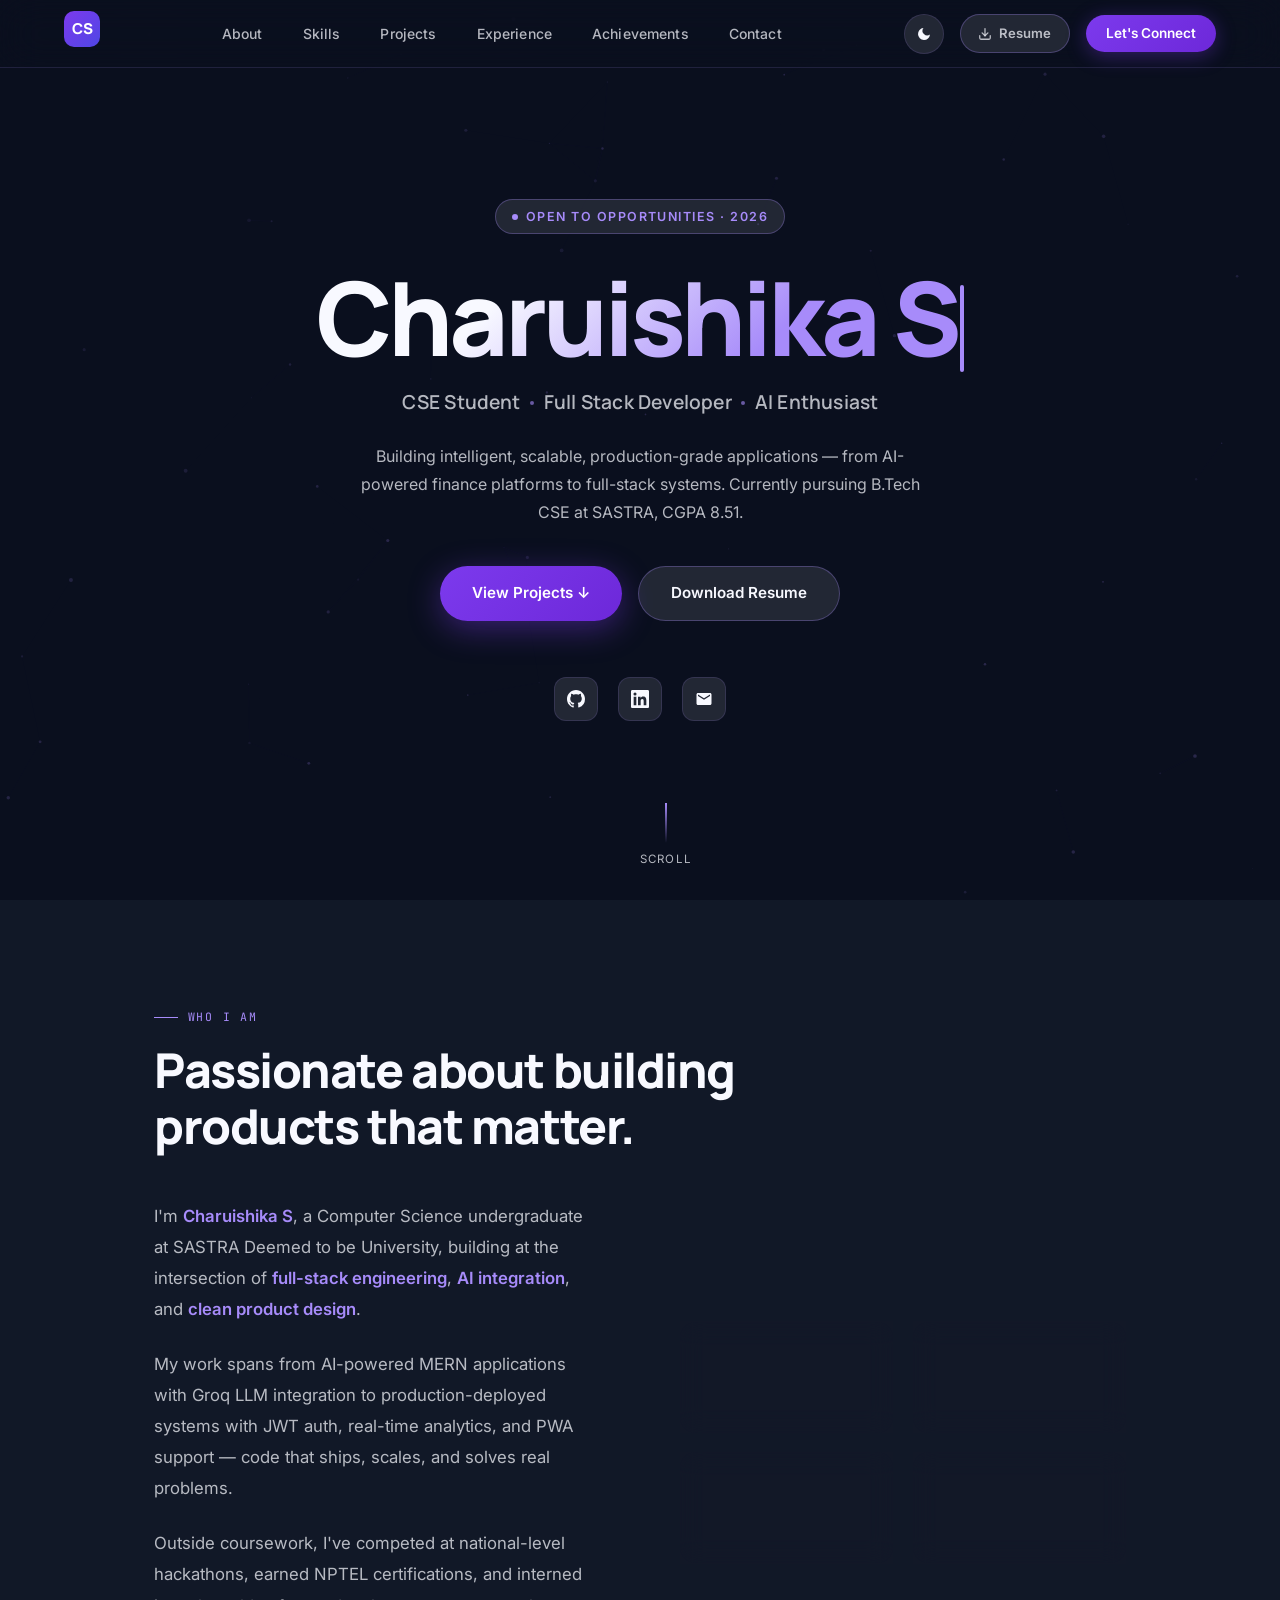
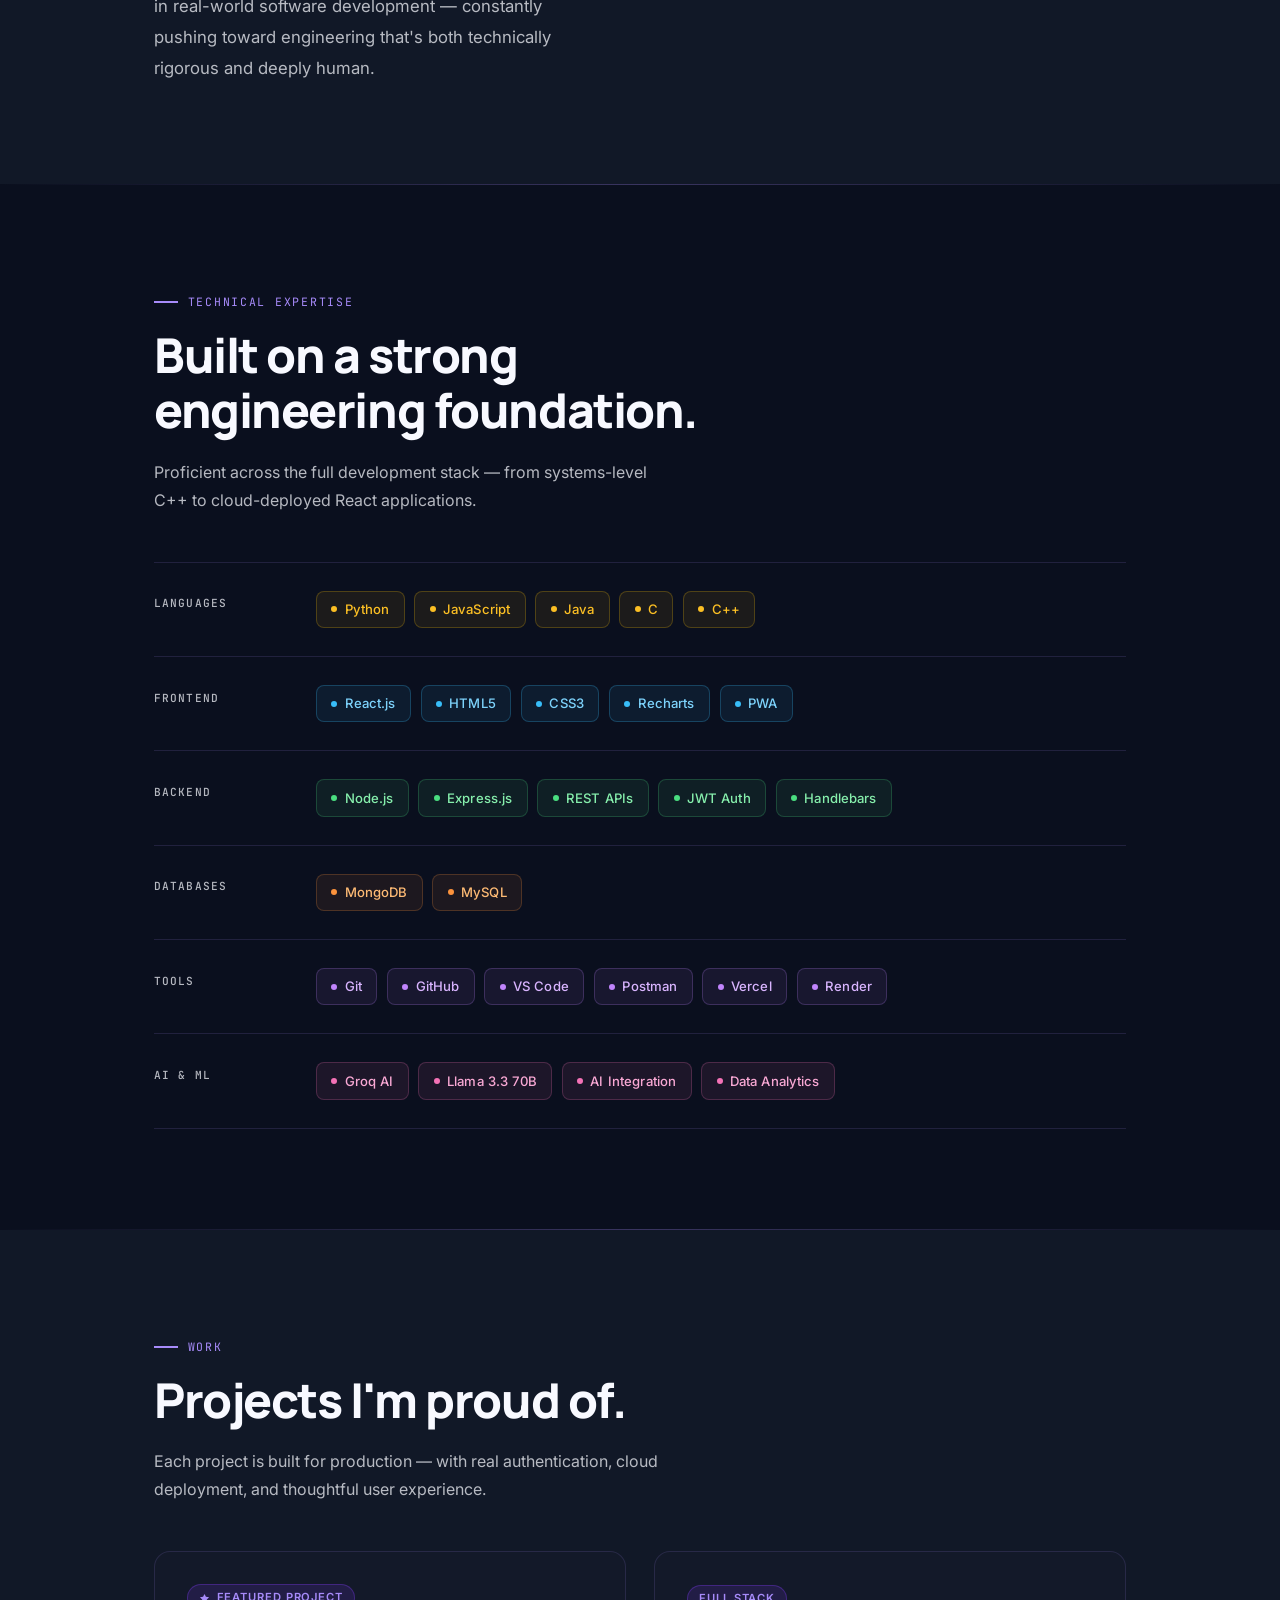
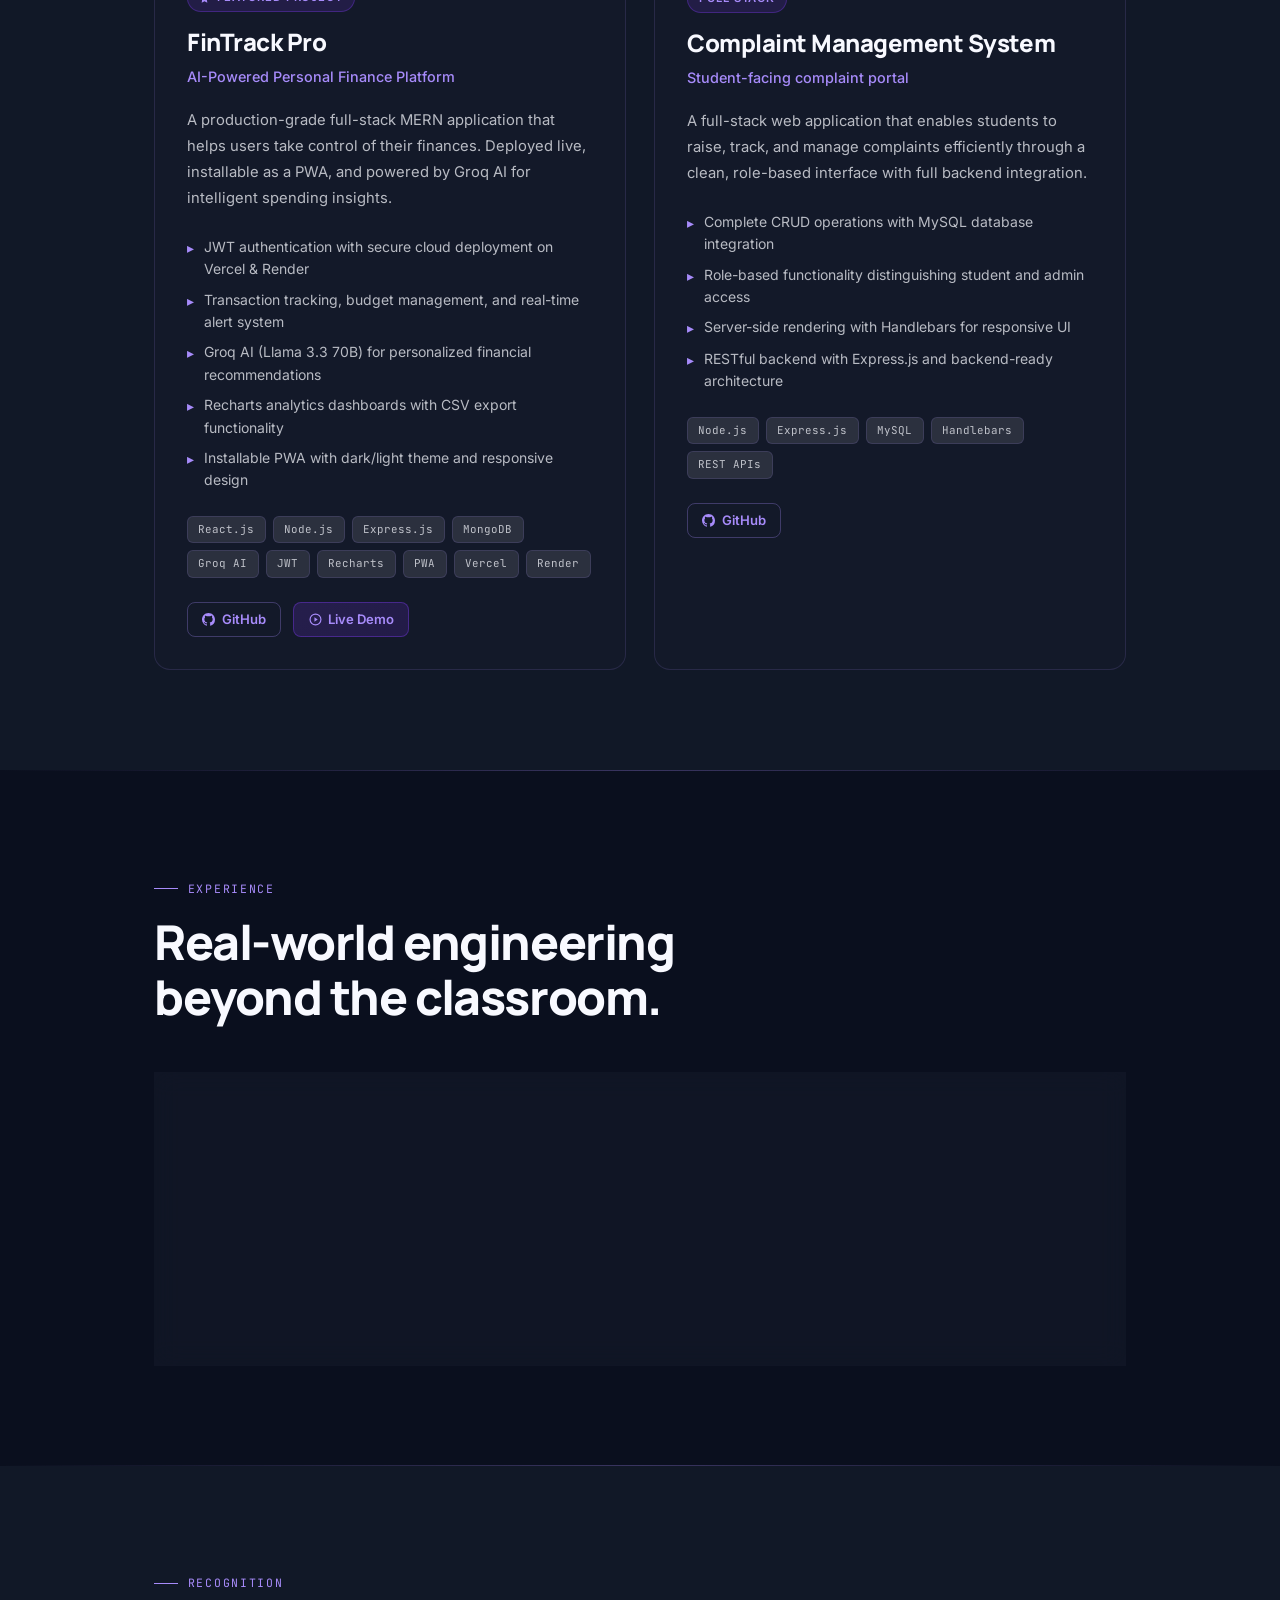
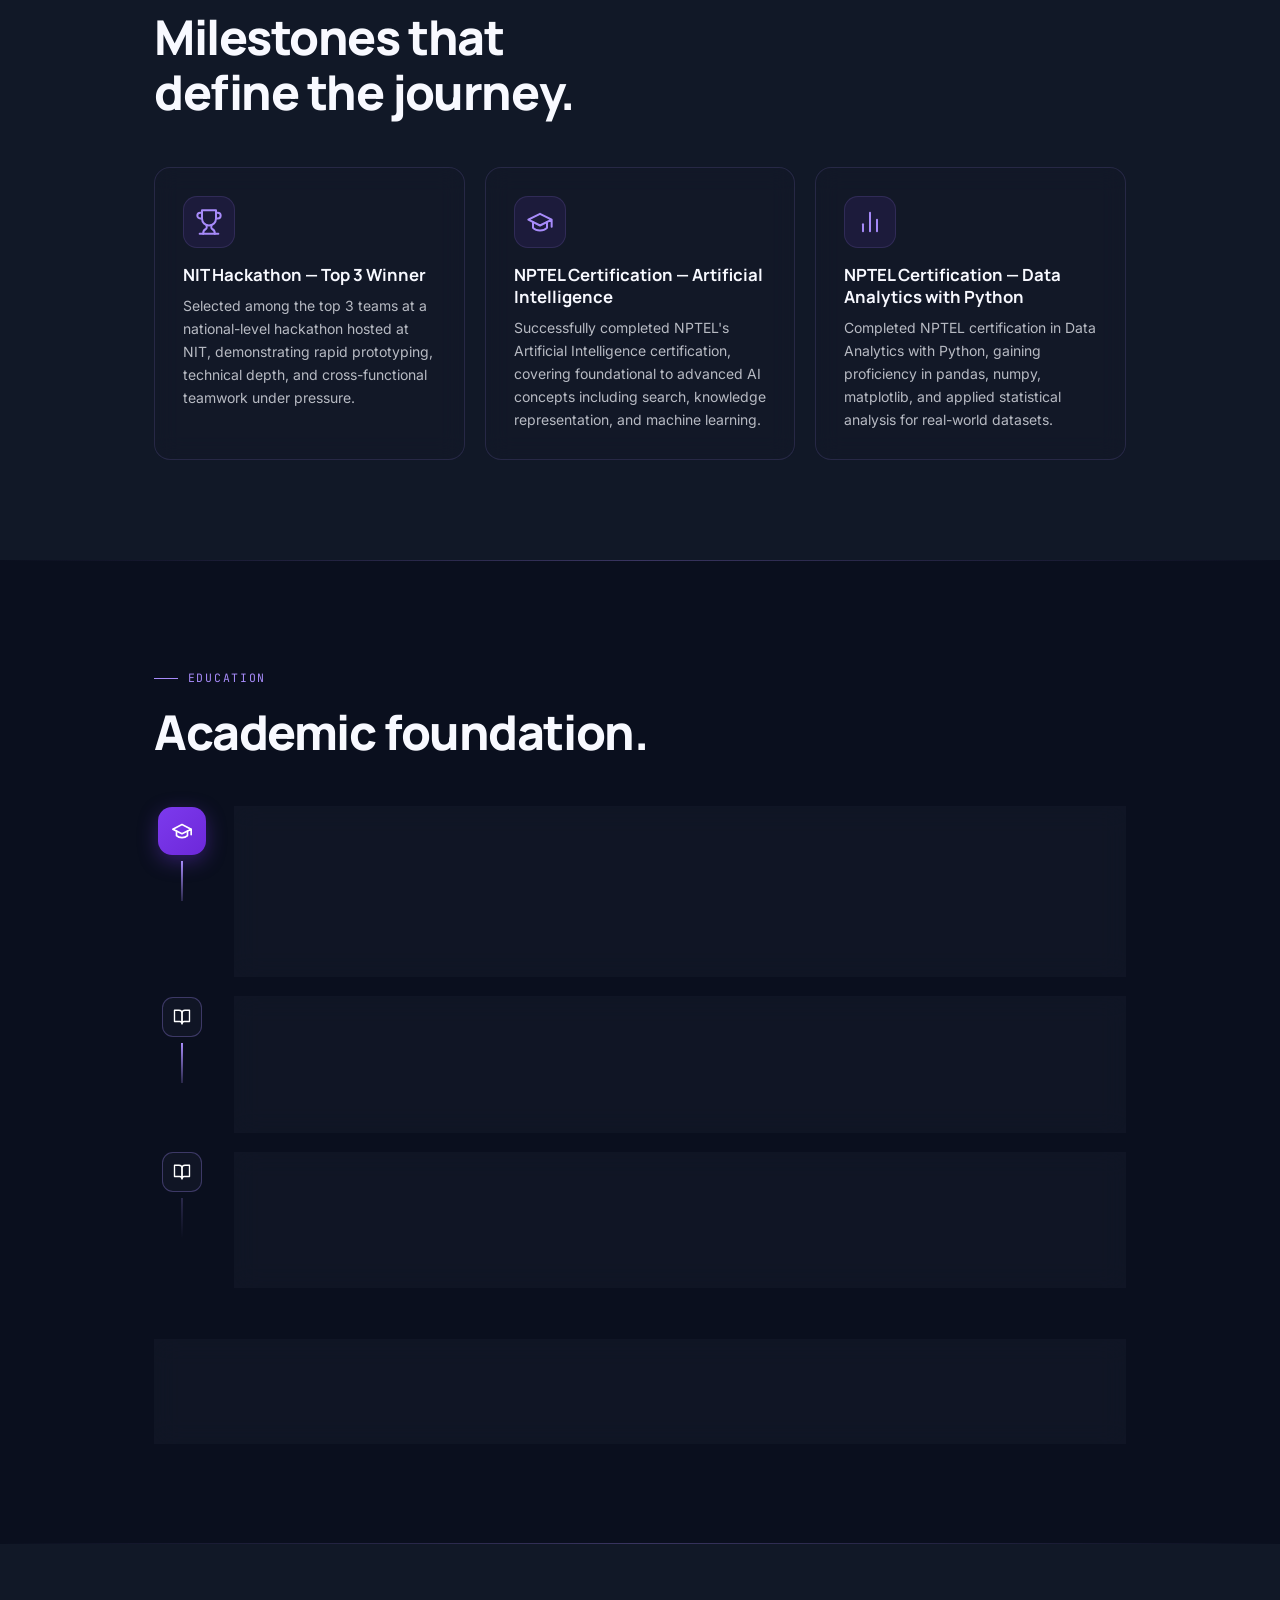
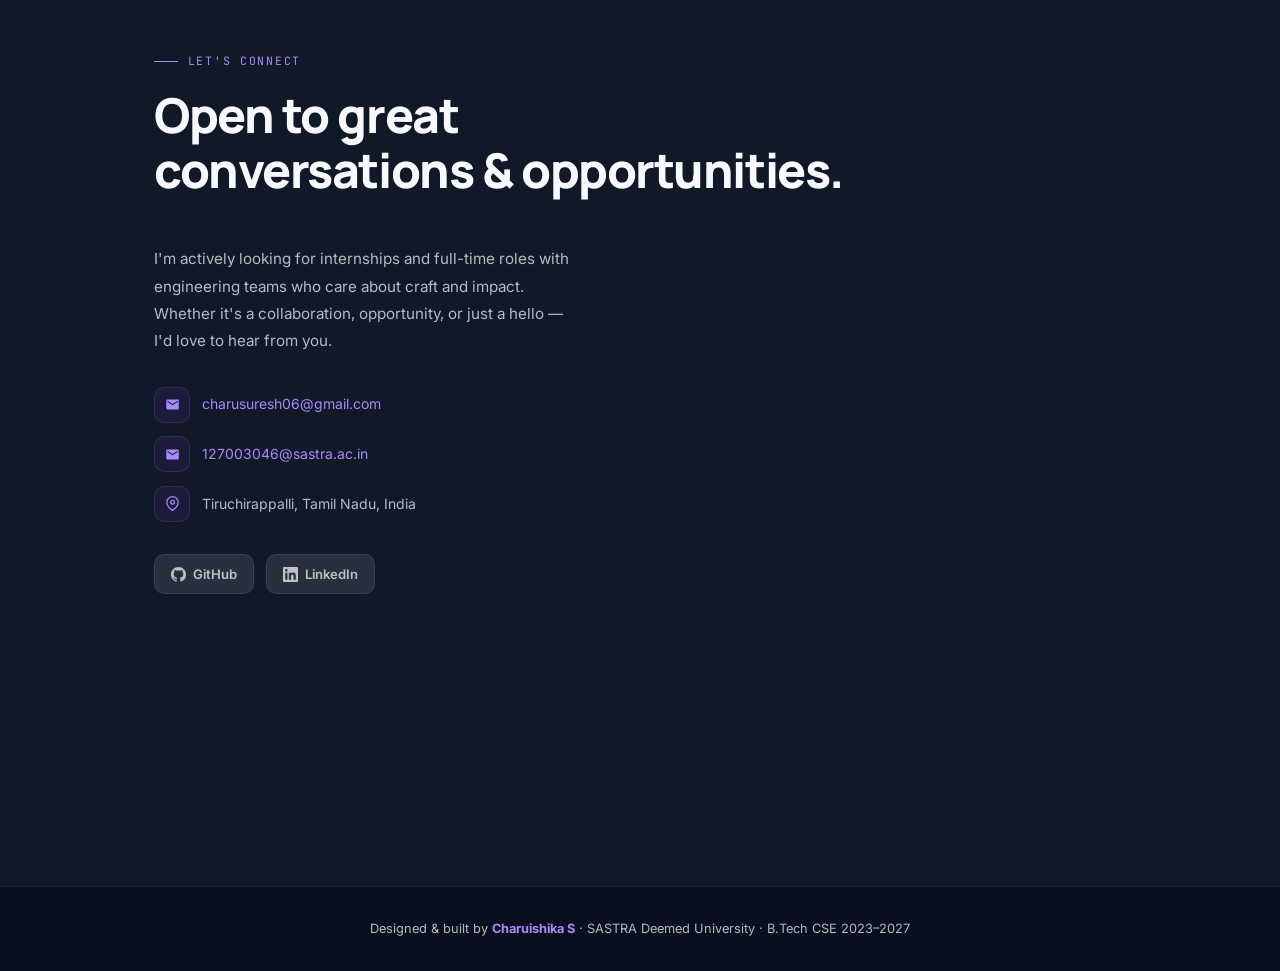
<file: portfolio.html>
<!DOCTYPE html>
<html lang="en" data-theme="dark">
<head>
<meta charset="UTF-8" />
<meta name="viewport" content="width=device-width, initial-scale=1.0" />
<title>Charuishika S — Software Engineer & Full Stack Developer</title>
<link rel="preconnect" href="https://fonts.googleapis.com" />
<link rel="preconnect" href="https://fonts.gstatic.com" crossorigin />
<link href="https://fonts.googleapis.com/css2?family=Manrope:wght@300;400;500;600;700;800&family=Inter:wght@300;400;500;600&family=JetBrains+Mono:wght@400;500&display=swap" rel="stylesheet" />
<link rel="stylesheet" href="style.css" />
</head>
<body>

<canvas id="bg-canvas"></canvas>

<!-- NAV -->
<nav>
  <a href="#hero" class="nav-logo" aria-label="Charuishika S">
    <svg width="36" height="36" viewBox="0 0 36 36" fill="none" xmlns="http://www.w3.org/2000/svg">
      <rect width="36" height="36" rx="10" fill="url(#logoGrad)"/>
      <text x="50%" y="54%" dominant-baseline="middle" text-anchor="middle" font-family="Manrope, sans-serif" font-weight="800" font-size="15" fill="white" letter-spacing="-0.5">CS</text>
      <defs>
        <linearGradient id="logoGrad" x1="0" y1="0" x2="36" y2="36" gradientUnits="userSpaceOnUse">
          <stop offset="0%" stop-color="#7C3AED"/>
          <stop offset="100%" stop-color="#4F46E5"/>
        </linearGradient>
      </defs>
    </svg>
  </a>
  <ul class="nav-links">
    <li><a href="#about">About</a></li>
    <li><a href="#skills">Skills</a></li>
    <li><a href="#projects">Projects</a></li>
    <li><a href="#experience">Experience</a></li>
    <li><a href="#achievements">Achievements</a></li>
    <li><a href="#contact">Contact</a></li>
  </ul>
  <div class="nav-right">
    <button class="theme-toggle" id="themeToggle" aria-label="Toggle theme">🌙</button>
    <a href="Charuishika_Resume.pdf" download class="nav-resume" title="Download Resume">
      <svg width="14" height="14" viewBox="0 0 24 24" fill="none" stroke="currentColor" stroke-width="2.2" stroke-linecap="round" stroke-linejoin="round"><path d="M21 15v4a2 2 0 0 1-2 2H5a2 2 0 0 1-2-2v-4"/><polyline points="7 10 12 15 17 10"/><line x1="12" y1="15" x2="12" y2="3"/></svg>
      Resume
    </a>
    <a href="#contact" class="nav-cta nav-links">Let's Connect</a>
    <button class="hamburger" id="hamburger" aria-label="Menu">
      <span></span><span></span><span></span>
    </button>
  </div>
</nav>

<!-- HERO -->
<section id="hero">
  <div class="hero-eyebrow">
    <span class="hero-eyebrow-dot"></span>
    Open to opportunities · 2026
  </div>
  <h1 class="hero-name">
    <span class="hero-name-gradient">Charuishika S</span><span class="hero-cursor"></span>
  </h1>
  <div class="hero-roles">
    <span class="hero-role-item">CSE Student</span>
    <span class="hero-role-sep"></span>
    <span class="hero-role-item">Full Stack Developer</span>
    <span class="hero-role-sep"></span>
    <span class="hero-role-item">AI Enthusiast</span>
  </div>
  <p class="hero-desc">
    Building intelligent, scalable, production-grade applications — from AI-powered finance platforms to full-stack systems. Currently pursuing B.Tech CSE at SASTRA, CGPA 8.51.
  </p>
  <div class="hero-ctas">
    <a href="#projects" class="btn-primary">View Projects ↓</a>
    <a href="Charuishika_Resume.pdf" download class="btn-secondary">Download Resume</a>
  </div>
  <div class="hero-socials">
    <a href="https://github.com/charuishika" class="social-link" target="_blank" rel="noopener" title="GitHub" aria-label="GitHub">
      <svg width="18" height="18" viewBox="0 0 24 24" fill="currentColor"><path d="M12 0C5.37 0 0 5.37 0 12c0 5.31 3.435 9.795 8.205 11.385.6.105.825-.255.825-.57 0-.285-.015-1.23-.015-2.235-3.015.555-3.795-.735-4.035-1.41-.135-.345-.72-1.41-1.23-1.695-.42-.225-1.02-.78-.015-.795.945-.015 1.62.87 1.845 1.23 1.08 1.815 2.805 1.305 3.495.99.105-.78.42-1.305.765-1.605-2.67-.3-5.46-1.335-5.46-5.925 0-1.305.465-2.385 1.23-3.225-.12-.3-.54-1.53.12-3.18 0 0 1.005-.315 3.3 1.23.96-.27 1.98-.405 3-.405s2.04.135 3 .405c2.295-1.56 3.3-1.23 3.3-1.23.66 1.65.24 2.88.12 3.18.765.84 1.23 1.905 1.23 3.225 0 4.605-2.805 5.625-5.475 5.925.435.375.81 1.095.81 2.22 0 1.605-.015 2.895-.015 3.3 0 .315.225.69.825.57A12.02 12.02 0 0 0 24 12c0-6.63-5.37-12-12-12z"/></svg>
    </a>
    <a href="https://linkedin.com/in/charuishika-s" class="social-link" target="_blank" rel="noopener" title="LinkedIn" aria-label="LinkedIn">
      <svg width="18" height="18" viewBox="0 0 24 24" fill="currentColor"><path d="M20.447 20.452h-3.554v-5.569c0-1.328-.027-3.037-1.852-3.037-1.853 0-2.136 1.445-2.136 2.939v5.667H9.351V9h3.414v1.561h.046c.477-.9 1.637-1.85 3.37-1.85 3.601 0 4.267 2.37 4.267 5.455v6.286zM5.337 7.433a2.062 2.062 0 0 1-2.063-2.065 2.064 2.064 0 1 1 2.063 2.065zm1.782 13.019H3.555V9h3.564v11.452zM22.225 0H1.771C.792 0 0 .774 0 1.729v20.542C0 23.227.792 24 1.771 24h20.451C23.2 24 24 23.227 24 22.271V1.729C24 .774 23.2 0 22.222 0h.003z"/></svg>
    </a>
    <a href="mailto:charusuresh06@gmail.com" class="social-link" title="Email" aria-label="Email">
      <svg width="18" height="18" viewBox="0 0 24 24" fill="currentColor"><path d="M20 4H4c-1.1 0-2 .9-2 2v12c0 1.1.9 2 2 2h16c1.1 0 2-.9 2-2V6c0-1.1-.9-2-2-2zm0 4-8 5-8-5V6l8 5 8-5v2z"/></svg>
    </a>
  </div>
  <div class="hero-scroll-indicator">
    <div class="scroll-line"></div>
    <span>scroll</span>
  </div>
</section>

<!-- ABOUT -->
<section id="about">
  <div class="section-inner">
    <div class="section-label">Who I Am</div>
    <h2 class="section-title">Passionate about building<br>products that matter.</h2>
    <div class="about-grid">
      <div class="about-text reveal">
        <p>
          I'm <span class="about-highlight">Charuishika S</span>, a Computer Science undergraduate at SASTRA Deemed to be University, building at the intersection of <span class="about-highlight">full-stack engineering</span>, <span class="about-highlight">AI integration</span>, and <span class="about-highlight">clean product design</span>.
        </p>
        <p>
          My work spans from AI-powered MERN applications with Groq LLM integration to production-deployed systems with JWT auth, real-time analytics, and PWA support — code that ships, scales, and solves real problems.
        </p>
        <p>
          Outside coursework, I've competed at national-level hackathons, earned NPTEL certifications, and interned in real-world software development — constantly pushing toward engineering that's both technically rigorous and deeply human.
        </p>
      </div>
      <div class="stat-grid reveal reveal-delay-2">
        <div class="stat-card">
          <div class="stat-num">8.51</div>
          <div class="stat-label">CGPA / 10.0</div>
        </div>
        <div class="stat-card">
          <div class="stat-num">Multiple</div>
          <div class="stat-label">Production Projects</div>
        </div>
        <div class="stat-card">
          <div class="stat-num">Top 3</div>
          <div class="stat-label">NIT Hackathon</div>
        </div>
        <div class="stat-card">
          <div class="stat-num">100+</div>
          <div class="stat-label">LeetCode Solved</div>
        </div>
      </div>
    </div>
  </div>
</section>

<div class="divider"></div>

<!-- SKILLS -->
<section id="skills">
  <div class="section-inner">
    <div class="section-label">Technical Expertise</div>
    <h2 class="section-title">Built on a strong<br>engineering foundation.</h2>
    <p class="section-subtitle">Proficient across the full development stack — from systems-level C++ to cloud-deployed React applications.</p>
 
    <div class="skills-rows">
 
      <div class="skills-row reveal">
        <div class="skills-row-label">Languages</div>
        <div class="skills-tag-group">
          <span class="skill-tag-item cat-lang"><span class="skill-tag-dot"></span>Python</span>
          <span class="skill-tag-item cat-lang"><span class="skill-tag-dot"></span>JavaScript</span>
          <span class="skill-tag-item cat-lang"><span class="skill-tag-dot"></span>Java</span>
          <span class="skill-tag-item cat-lang"><span class="skill-tag-dot"></span>C</span>
          <span class="skill-tag-item cat-lang"><span class="skill-tag-dot"></span>C++</span>
        </div>
      </div>
 
      <div class="skills-row reveal reveal-delay-1">
        <div class="skills-row-label">Frontend</div>
        <div class="skills-tag-group">
          <span class="skill-tag-item cat-frontend"><span class="skill-tag-dot"></span>React.js</span>
          <span class="skill-tag-item cat-frontend"><span class="skill-tag-dot"></span>HTML5</span>
          <span class="skill-tag-item cat-frontend"><span class="skill-tag-dot"></span>CSS3</span>
          <span class="skill-tag-item cat-frontend"><span class="skill-tag-dot"></span>Recharts</span>
          <span class="skill-tag-item cat-frontend"><span class="skill-tag-dot"></span>PWA</span>
        </div>
      </div>
 
      <div class="skills-row reveal reveal-delay-1">
        <div class="skills-row-label">Backend</div>
        <div class="skills-tag-group">
          <span class="skill-tag-item cat-backend"><span class="skill-tag-dot"></span>Node.js</span>
          <span class="skill-tag-item cat-backend"><span class="skill-tag-dot"></span>Express.js</span>
          <span class="skill-tag-item cat-backend"><span class="skill-tag-dot"></span>REST APIs</span>
          <span class="skill-tag-item cat-backend"><span class="skill-tag-dot"></span>JWT Auth</span>
          <span class="skill-tag-item cat-backend"><span class="skill-tag-dot"></span>Handlebars</span>
        </div>
      </div>
 
      <div class="skills-row reveal reveal-delay-2">
        <div class="skills-row-label">Databases</div>
        <div class="skills-tag-group">
          <span class="skill-tag-item cat-db"><span class="skill-tag-dot"></span>MongoDB</span>
          <span class="skill-tag-item cat-db"><span class="skill-tag-dot"></span>MySQL</span>
        </div>
      </div>
 
      <div class="skills-row reveal reveal-delay-2">
        <div class="skills-row-label">Tools</div>
        <div class="skills-tag-group">
          <span class="skill-tag-item cat-tools"><span class="skill-tag-dot"></span>Git</span>
          <span class="skill-tag-item cat-tools"><span class="skill-tag-dot"></span>GitHub</span>
          <span class="skill-tag-item cat-tools"><span class="skill-tag-dot"></span>VS Code</span>
          <span class="skill-tag-item cat-tools"><span class="skill-tag-dot"></span>Postman</span>
          <span class="skill-tag-item cat-tools"><span class="skill-tag-dot"></span>Vercel</span>
          <span class="skill-tag-item cat-tools"><span class="skill-tag-dot"></span>Render</span>
        </div>
      </div>
 
      <div class="skills-row reveal reveal-delay-3">
        <div class="skills-row-label">AI &amp; ML</div>
        <div class="skills-tag-group">
          <span class="skill-tag-item cat-ai"><span class="skill-tag-dot"></span>Groq AI</span>
          <span class="skill-tag-item cat-ai"><span class="skill-tag-dot"></span>Llama 3.3 70B</span>
          <span class="skill-tag-item cat-ai"><span class="skill-tag-dot"></span>AI Integration</span>
          <span class="skill-tag-item cat-ai"><span class="skill-tag-dot"></span>Data Analytics</span>
        </div>
      </div>
 
    </div><!-- end skills-rows -->
  </div>
</section>
 
<div class="divider"></div>

<!-- PROJECTS -->
<section id="projects">
  <div class="section-inner">
    <div class="section-label">Work</div>
    <h2 class="section-title">Projects I'm proud of.</h2>
    <p class="section-subtitle">Each project is built for production — with real authentication, cloud deployment, and thoughtful user experience.</p>

    <div class="projects-grid">

      <!-- FinTrack Pro -->
      <div class="project-card reveal">
        <div class="project-header">
          <span class="project-badge">
            <svg width="11" height="11" viewBox="0 0 24 24" fill="currentColor"><path d="M12 2l3.09 6.26L22 9.27l-5 4.87 1.18 6.88L12 17.77l-6.18 3.25L7 14.14 2 9.27l6.91-1.01L12 2z"/></svg>
            Featured Project
          </span>
          <div class="project-name">FinTrack Pro</div>
          <div class="project-tagline">AI-Powered Personal Finance Platform</div>
        </div>
        <p class="project-desc">
          A production-grade full-stack MERN application that helps users take control of their finances. Deployed live, installable as a PWA, and powered by Groq AI for intelligent spending insights.
        </p>
        <div class="project-features">
          <div class="project-feature">JWT authentication with secure cloud deployment on Vercel &amp; Render</div>
          <div class="project-feature">Transaction tracking, budget management, and real-time alert system</div>
          <div class="project-feature">Groq AI (Llama 3.3 70B) for personalized financial recommendations</div>
          <div class="project-feature">Recharts analytics dashboards with CSV export functionality</div>
          <div class="project-feature">Installable PWA with dark/light theme and responsive design</div>
        </div>
        <div class="project-stack">
          <span class="stack-tag">React.js</span>
          <span class="stack-tag">Node.js</span>
          <span class="stack-tag">Express.js</span>
          <span class="stack-tag">MongoDB</span>
          <span class="stack-tag">Groq AI</span>
          <span class="stack-tag">JWT</span>
          <span class="stack-tag">Recharts</span>
          <span class="stack-tag">PWA</span>
          <span class="stack-tag">Vercel</span>
          <span class="stack-tag">Render</span>
        </div>
        <div class="project-links">
          <a href="https://github.com/charuishika/FinTrack-Pro.git" class="proj-link" target="_blank">
            <svg width="13" height="13" viewBox="0 0 24 24" fill="currentColor"><path d="M12 0C5.37 0 0 5.37 0 12c0 5.31 3.435 9.795 8.205 11.385.6.105.825-.255.825-.57 0-.285-.015-1.23-.015-2.235-3.015.555-3.795-.735-4.035-1.41-.135-.345-.72-1.41-1.23-1.695-.42-.225-1.02-.78-.015-.795.945-.015 1.62.87 1.845 1.23 1.08 1.815 2.805 1.305 3.495.99.105-.78.42-1.305.765-1.605-2.67-.3-5.46-1.335-5.46-5.925 0-1.305.465-2.385 1.23-3.225-.12-.3-.54-1.53.12-3.18 0 0 1.005-.315 3.3 1.23.96-.27 1.98-.405 3-.405s2.04.135 3 .405c2.295-1.56 3.3-1.23 3.3-1.23.66 1.65.24 2.88.12 3.18.765.84 1.23 1.905 1.23 3.225 0 4.605-2.805 5.625-5.475 5.925.435.375.81 1.095.81 2.22 0 1.605-.015 2.895-.015 3.3 0 .315.225.69.825.57A12.02 12.02 0 0 0 24 12c0-6.63-5.37-12-12-12z"/></svg>
            GitHub
          </a>
          <a href="https://fin-track-pro-three.vercel.app" class="proj-link proj-link--demo" target="_blank" rel="noopener">
            <svg width="13" height="13" viewBox="0 0 24 24" fill="none" stroke="currentColor" stroke-width="2.2" stroke-linecap="round" stroke-linejoin="round"><circle cx="12" cy="12" r="10"/><polygon points="10 8 16 12 10 16 10 8" fill="currentColor" stroke="none"/></svg>
            Live Demo
          </a>
        </div>
      </div>
      <!-- Complaint Management System -->
      <div class="project-card reveal reveal-delay-1">
        <div class="project-header">
          <span class="project-badge">Full Stack</span>
          <div class="project-name">Complaint Management System</div>
          <div class="project-tagline">Student-facing complaint portal</div>
        </div>
        <p class="project-desc">
          A full-stack web application that enables students to raise, track, and manage complaints efficiently through a clean, role-based interface with full backend integration.
        </p>
        <div class="project-features">
          <div class="project-feature">Complete CRUD operations with MySQL database integration</div>
          <div class="project-feature">Role-based functionality distinguishing student and admin access</div>
          <div class="project-feature">Server-side rendering with Handlebars for responsive UI</div>
          <div class="project-feature">RESTful backend with Express.js and backend-ready architecture</div>
        </div>
        <div class="project-stack">
          <span class="stack-tag">Node.js</span>
          <span class="stack-tag">Express.js</span>
          <span class="stack-tag">MySQL</span>
          <span class="stack-tag">Handlebars</span>
          <span class="stack-tag">REST APIs</span>
        </div>
        <div class="project-links">
          <a href="https://github.com/charuishika" class="proj-link" target="_blank">
            <svg width="13" height="13" viewBox="0 0 24 24" fill="currentColor"><path d="M12 0C5.37 0 0 5.37 0 12c0 5.31 3.435 9.795 8.205 11.385.6.105.825-.255.825-.57 0-.285-.015-1.23-.015-2.235-3.015.555-3.795-.735-4.035-1.41-.135-.345-.72-1.41-1.23-1.695-.42-.225-1.02-.78-.015-.795.945-.015 1.62.87 1.845 1.23 1.08 1.815 2.805 1.305 3.495.99.105-.78.42-1.305.765-1.605-2.67-.3-5.46-1.335-5.46-5.925 0-1.305.465-2.385 1.23-3.225-.12-.3-.54-1.53.12-3.18 0 0 1.005-.315 3.3 1.23.96-.27 1.98-.405 3-.405s2.04.135 3 .405c2.295-1.56 3.3-1.23 3.3-1.23.66 1.65.24 2.88.12 3.18.765.84 1.23 1.905 1.23 3.225 0 4.605-2.805 5.625-5.475 5.925.435.375.81 1.095.81 2.22 0 1.605-.015 2.895-.015 3.3 0 .315.225.69.825.57A12.02 12.02 0 0 0 24 12c0-6.63-5.37-12-12-12z"/></svg>
            GitHub
          </a>
        </div>
      </div>

    </div>
  </div>
</section>

<div class="divider"></div>

<!-- EXPERIENCE -->
<section id="experience">
  <div class="section-inner">
    <div class="section-label">Experience</div>
    <h2 class="section-title">Real-world engineering<br>beyond the classroom.</h2>

    <div class="exp-card reveal">
      <div class="exp-timeline">
        <div class="exp-dot"></div>
        <div class="exp-line"></div>
      </div>
      <div>
        <div class="exp-company">TAF Inc.</div>
        <div class="exp-title">Software Development Intern</div>
        <div class="exp-period">Internship · Software Development Domain</div>
        <div class="exp-points">
          <div class="exp-point">Gained hands-on experience in real-world software development workflows and engineering practices</div>
          <div class="exp-point">Worked on application logic design, debugging complex systems, and collaborative development cycles</div>
          <div class="exp-point">Contributed to production-level code in a team environment with code reviews and iterative development</div>
        </div>
      </div>
    </div>
  </div>
</section>

<div class="divider"></div>

<!-- ACHIEVEMENTS -->
<section id="achievements">
  <div class="section-inner">
    <div class="section-label">Recognition</div>
    <h2 class="section-title">Milestones that<br>define the journey.</h2>

    <div class="achievements-grid">
      <div class="achievement-card reveal">
        <div class="achievement-icon">
          <svg width="28" height="28" viewBox="0 0 24 24" fill="none" stroke="var(--violet-soft)" stroke-width="1.7" stroke-linecap="round" stroke-linejoin="round"><path d="M6 9H4.5a2.5 2.5 0 0 1 0-5H6"/><path d="M18 9h1.5a2.5 2.5 0 0 0 0-5H18"/><path d="M4 22h16"/><path d="M10 14.66V17c0 .55-.47.98-.97 1.21C7.85 18.75 7 20.24 7 22"/><path d="M14 14.66V17c0 .55.47.98.97 1.21C16.15 18.75 17 20.24 17 22"/><path d="M18 2H6v7a6 6 0 0 0 12 0V2z"/></svg>
        </div>
        <div class="achievement-title">NIT Hackathon — Top 3 Winner</div>
        <div class="achievement-desc">Selected among the top 3 teams at a national-level hackathon hosted at NIT, demonstrating rapid prototyping, technical depth, and cross-functional teamwork under pressure.</div>
      </div>
      <div class="achievement-card reveal reveal-delay-1">
        <div class="achievement-icon">
          <svg width="28" height="28" viewBox="0 0 24 24" fill="none" stroke="var(--violet-soft)" stroke-width="1.7" stroke-linecap="round" stroke-linejoin="round"><path d="M22 10v6M2 10l10-5 10 5-10 5z"/><path d="M6 12v5c3 3 9 3 12 0v-5"/></svg>
        </div>
        <div class="achievement-title">NPTEL Certification — Artificial Intelligence</div>
        <div class="achievement-desc">Successfully completed NPTEL's Artificial Intelligence certification, covering foundational to advanced AI concepts including search, knowledge representation, and machine learning.</div>
      </div>
      <div class="achievement-card reveal reveal-delay-2">
        <div class="achievement-icon">
          <svg width="28" height="28" viewBox="0 0 24 24" fill="none" stroke="var(--violet-soft)" stroke-width="1.7" stroke-linecap="round" stroke-linejoin="round"><line x1="18" y1="20" x2="18" y2="10"/><line x1="12" y1="20" x2="12" y2="4"/><line x1="6" y1="20" x2="6" y2="14"/></svg>
        </div>
        <div class="achievement-title">NPTEL Certification — Data Analytics with Python</div>
        <div class="achievement-desc">Completed NPTEL certification in Data Analytics with Python, gaining proficiency in pandas, numpy, matplotlib, and applied statistical analysis for real-world datasets.</div>
      </div>
    </div>
  </div>
</section>

<div class="divider"></div>

<!-- EDUCATION -->
<section id="education">
  <div class="section-inner">
    <div class="section-label">Education</div>
    <h2 class="section-title">Academic foundation.</h2>

    <div class="edu-timeline">

      <!-- B.Tech -->
      <div class="edu-timeline-item reveal">
        <div class="edu-timeline-left">
          <div class="edu-timeline-icon">
            <svg width="22" height="22" viewBox="0 0 24 24" fill="none" stroke="#fff" stroke-width="1.8" stroke-linecap="round" stroke-linejoin="round"><path d="M22 10v6M2 10l10-5 10 5-10 5z"/><path d="M6 12v5c3 3 9 3 12 0v-5"/></svg>
          </div>
          <div class="edu-timeline-line"></div>
        </div>
        <div class="edu-timeline-content">
          <div class="edu-timeline-period">2023 – 2027</div>
          <div class="edu-timeline-degree">B.Tech — Computer Science &amp; Engineering</div>
          <div class="edu-timeline-school">SASTRA Deemed to be University</div>
          <div class="edu-timeline-meta">
            <span class="edu-meta-pill">
              <svg width="12" height="12" viewBox="0 0 24 24" fill="none" stroke="currentColor" stroke-width="2" stroke-linecap="round" stroke-linejoin="round"><polygon points="12 2 15.09 8.26 22 9.27 17 14.14 18.18 21.02 12 17.77 5.82 21.02 7 14.14 2 9.27 8.91 8.26 12 2"/></svg>
              CGPA: 8.51 / 10.0
            </span>
          </div>
        </div>
      </div>

      <!-- Class XII -->
      <div class="edu-timeline-item reveal reveal-delay-1">
        <div class="edu-timeline-left">
          <div class="edu-timeline-icon edu-timeline-icon--sm">
            <svg width="18" height="18" viewBox="0 0 24 24" fill="none" stroke="#fff" stroke-width="1.8" stroke-linecap="round" stroke-linejoin="round"><path d="M2 3h6a4 4 0 0 1 4 4v14a3 3 0 0 0-3-3H2z"/><path d="M22 3h-6a4 4 0 0 0-4 4v14a3 3 0 0 1 3-3h7z"/></svg>
          </div>
          <div class="edu-timeline-line"></div>
        </div>
        <div class="edu-timeline-content">
          <div class="edu-timeline-period">Class XII · CBSE</div>
          <div class="edu-timeline-degree">Senior Secondary Education</div>
          <div class="edu-timeline-meta">
            <span class="edu-meta-pill edu-meta-pill--score">
              <svg width="12" height="12" viewBox="0 0 24 24" fill="none" stroke="currentColor" stroke-width="2" stroke-linecap="round" stroke-linejoin="round"><polyline points="20 6 9 17 4 12"/></svg>
              91.2%
            </span>
          </div>
        </div>
      </div>

      <!-- Class X -->
      <div class="edu-timeline-item reveal reveal-delay-2">
        <div class="edu-timeline-left">
          <div class="edu-timeline-icon edu-timeline-icon--sm">
            <svg width="18" height="18" viewBox="0 0 24 24" fill="none" stroke="#fff" stroke-width="1.8" stroke-linecap="round" stroke-linejoin="round"><path d="M2 3h6a4 4 0 0 1 4 4v14a3 3 0 0 0-3-3H2z"/><path d="M22 3h-6a4 4 0 0 0-4 4v14a3 3 0 0 1 3-3h7z"/></svg>
          </div>
          <div class="edu-timeline-line edu-timeline-line--fade"></div>
        </div>
        <div class="edu-timeline-content">
          <div class="edu-timeline-period">Class X · CBSE</div>
          <div class="edu-timeline-degree">Secondary Education</div>
          <div class="edu-timeline-meta">
            <span class="edu-meta-pill edu-meta-pill--score">
              <svg width="12" height="12" viewBox="0 0 24 24" fill="none" stroke="currentColor" stroke-width="2" stroke-linecap="round" stroke-linejoin="round"><polyline points="20 6 9 17 4 12"/></svg>
              98.2%
            </span>
          </div>
        </div>
      </div>

    </div>

    <!-- LeetCode Banner -->
    <div class="leetcode-banner reveal reveal-delay-3">
      <div class="leetcode-icon">
        <svg width="26" height="26" viewBox="0 0 95 111" fill="none" xmlns="http://www.w3.org/2000/svg">
          <path d="M68.0,84.7L68.0,84.7C61.7,91.1,52.4,95.0,42.9,95.0C33.4,95.0,24.2,91.2,17.8,84.7C11.4,78.2,7.8,69.3,7.8,60.1C7.8,50.9,11.4,42.0,17.8,35.5L41.2,11.6C43.0,9.8,45.9,9.8,47.7,11.6C49.5,13.4,49.5,16.4,47.7,18.2L24.4,42.1C19.8,46.8,17.2,53.2,17.2,60.1C17.2,67.0,19.8,73.4,24.4,78.1C29.0,82.8,35.7,85.5,42.9,85.5C50.1,85.5,56.8,82.8,61.4,78.1L84.7,54.2C86.5,52.4,89.4,52.4,91.2,54.2C93.0,56.0,93.0,59.0,91.2,60.8L68.0,84.7Z" fill="var(--violet-soft)"/>
          <path d="M83.0,34.8L59.0,11.2C57.2,9.4,54.3,9.4,52.5,11.2C50.7,13.0,50.7,16.0,52.5,17.8L76.5,41.4C81.1,46.1,83.7,52.4,83.7,59.3C83.7,59.8,83.7,60.2,83.6,60.7L83.0,34.8Z" fill="var(--violet-soft)" opacity="0.5"/>
          <path d="M28.0,64.0L67.0,64.0C69.5,64.0,71.5,62.0,71.5,59.5C71.5,57.0,69.5,55.0,67.0,55.0L28.0,55.0C25.5,55.0,23.5,57.0,23.5,59.5C23.5,62.0,25.5,64.0,28.0,64.0Z" fill="var(--violet-soft)"/>
        </svg>
      </div>
      <div class="leetcode-text">
        <div class="leetcode-label">LeetCode</div>
        <div class="leetcode-desc">Consistent problem-solving practice across Data Structures &amp; Algorithms</div>
      </div>
      <div class="leetcode-stat">
        <div class="leetcode-count">100+</div>
        <div class="leetcode-sub">Problems Solved</div>
      </div>
    </div>

  </div>
</section>

<div class="divider"></div>

<!-- CONTACT -->
<section id="contact">
  <div class="contact-inner">
    <div class="section-label">Let's Connect</div>
    <h2 class="section-title reveal">Open to great<br>conversations &amp; opportunities.</h2>

    <div class="contact-grid">

      <!-- Left: info -->
      <div class="contact-left reveal">
        <p class="contact-desc">
          I'm actively looking for internships and full-time roles with engineering teams who care about craft and impact. Whether it's a collaboration, opportunity, or just a hello — I'd love to hear from you.
        </p>
        <div class="contact-info-list">
          <div class="contact-info-item">
            <div class="contact-info-icon">
              <svg width="15" height="15" viewBox="0 0 24 24" fill="currentColor"><path d="M20 4H4c-1.1 0-2 .9-2 2v12c0 1.1.9 2 2 2h16c1.1 0 2-.9 2-2V6c0-1.1-.9-2-2-2zm0 4-8 5-8-5V6l8 5 8-5v2z"/></svg>
            </div>
            <div class="contact-info-text">
              <a href="mailto:charusuresh06@gmail.com">charusuresh06@gmail.com</a>
            </div>
          </div>
          <div class="contact-info-item">
            <div class="contact-info-icon">
              <svg width="15" height="15" viewBox="0 0 24 24" fill="currentColor"><path d="M20 4H4c-1.1 0-2 .9-2 2v12c0 1.1.9 2 2 2h16c1.1 0 2-.9 2-2V6c0-1.1-.9-2-2-2zm0 4-8 5-8-5V6l8 5 8-5v2z"/></svg>
            </div>
            <div class="contact-info-text">
              <a href="mailto:127003046@sastra.ac.in">127003046@sastra.ac.in</a>
            </div>
          </div>
          <div class="contact-info-item">
            <div class="contact-info-icon">
              <svg width="15" height="15" viewBox="0 0 24 24" fill="none" stroke="currentColor" stroke-width="2" stroke-linecap="round" stroke-linejoin="round"><path d="M21 10c0 7-9 13-9 13s-9-6-9-13a9 9 0 0 1 18 0z"/><circle cx="12" cy="10" r="3"/></svg>
            </div>
            <div class="contact-info-text">Tiruchirappalli, Tamil Nadu, India</div>
          </div>
        </div>
        <div class="contact-socials-row">
          <a href="https://github.com/charuishika" class="contact-social" target="_blank" rel="noopener">
            <svg width="15" height="15" viewBox="0 0 24 24" fill="currentColor"><path d="M12 0C5.37 0 0 5.37 0 12c0 5.31 3.435 9.795 8.205 11.385.6.105.825-.255.825-.57 0-.285-.015-1.23-.015-2.235-3.015.555-3.795-.735-4.035-1.41-.135-.345-.72-1.41-1.23-1.695-.42-.225-1.02-.78-.015-.795.945-.015 1.62.87 1.845 1.23 1.08 1.815 2.805 1.305 3.495.99.105-.78.42-1.305.765-1.605-2.67-.3-5.46-1.335-5.46-5.925 0-1.305.465-2.385 1.23-3.225-.12-.3-.54-1.53.12-3.18 0 0 1.005-.315 3.3 1.23.96-.27 1.98-.405 3-.405s2.04.135 3 .405c2.295-1.56 3.3-1.23 3.3-1.23.66 1.65.24 2.88.12 3.18.765.84 1.23 1.905 1.23 3.225 0 4.605-2.805 5.625-5.475 5.925.435.375.81 1.095.81 2.22 0 1.605-.015 2.895-.015 3.3 0 .315.225.69.825.57A12.02 12.02 0 0 0 24 12c0-6.63-5.37-12-12-12z"/></svg>
            GitHub
          </a>
          <a href="https://linkedin.com/in/charuishika-s" class="contact-social" target="_blank" rel="noopener">
            <svg width="15" height="15" viewBox="0 0 24 24" fill="currentColor"><path d="M20.447 20.452h-3.554v-5.569c0-1.328-.027-3.037-1.852-3.037-1.853 0-2.136 1.445-2.136 2.939v5.667H9.351V9h3.414v1.561h.046c.477-.9 1.637-1.85 3.37-1.85 3.601 0 4.267 2.37 4.267 5.455v6.286zM5.337 7.433a2.062 2.062 0 0 1-2.063-2.065 2.064 2.064 0 1 1 2.063 2.065zm1.782 13.019H3.555V9h3.564v11.452zM22.225 0H1.771C.792 0 0 .774 0 1.729v20.542C0 23.227.792 24 1.771 24h20.451C23.2 24 24 23.227 24 22.271V1.729C24 .774 23.2 0 22.222 0h.003z"/></svg>
            LinkedIn
          </a>
        </div>
      </div>

      <!-- Right: message form -->
      <div class="contact-form-wrap reveal reveal-delay-2">
        <h3>Send a Message</h3>
        <div class="form-row">
          <div class="form-group">
            <label class="form-label" for="cf-name">Name</label>
            <input class="form-input" id="cf-name" type="text" placeholder="Your name" autocomplete="name" />
          </div>
          <div class="form-group">
            <label class="form-label" for="cf-email">Email</label>
            <input class="form-input" id="cf-email" type="email" placeholder="your@email.com" autocomplete="email" />
          </div>
        </div>
        <div class="form-group">
          <label class="form-label" for="cf-subject">Subject</label>
          <input class="form-input" id="cf-subject" type="text" placeholder="What's this about?" />
        </div>
        <div class="form-group">
          <label class="form-label" for="cf-message">Message</label>
          <textarea class="form-textarea" id="cf-message" placeholder="Tell me about the opportunity, project, or just say hello..."></textarea>
        </div>
        <button class="form-submit" id="cf-submit">
          <svg width="16" height="16" viewBox="0 0 24 24" fill="none" stroke="currentColor" stroke-width="2.2" stroke-linecap="round" stroke-linejoin="round"><line x1="22" y1="2" x2="11" y2="13"/><polygon points="22 2 15 22 11 13 2 9 22 2"/></svg>
          Send Message
        </button>
        <p class="form-note">Opens your mail client · No data stored</p>
        <div class="form-success" id="cf-success">
          <svg width="18" height="18" viewBox="0 0 24 24" fill="none" stroke="#6EE7B7" stroke-width="2.5" stroke-linecap="round" stroke-linejoin="round" style="margin:0 auto 0.5rem;display:block"><polyline points="20 6 9 17 4 12"/></svg>
          Mail client opened! Looking forward to connecting.
        </div>
      </div>

    </div>
  </div>
</section>

<!-- FOOTER -->
<footer>
  <p>Designed & built by <strong>Charuishika S</strong> · SASTRA Deemed University · B.Tech CSE 2023–2027</p>
</footer>

<script src="script.js"></script>
</body>
</html>
</file>
<file: style.css>
/* ===== TOKENS ===== */
:root {
  --navy:       #0A0F1E;
  --navy-mid:   #111827;
  --navy-card:  #131929;
  --indigo-deep:#1E1B4B;
  --violet:     #7C3AED;
  --violet-soft:#A78BFA;
  --violet-glow:rgba(124,58,237,0.18);
  --white:      #F8F9FF;
  --white-dim:  rgba(248,249,255,0.72);
  --white-faint:rgba(248,249,255,0.1);
  --border:     rgba(167,139,250,0.14);
  --border-light:rgba(167,139,250,0.3);
  --glass-bg:   rgba(19,25,41,0.7);
  --shadow-glow:0 0 60px rgba(124,58,237,0.15);
  --transition: cubic-bezier(0.4,0,0.2,1);
  --radius:     16px;
  --radius-sm:  10px;
}

[data-theme="light"] {
  --navy:       #F0F0FA;
  --navy-mid:   #E8E8F5;
  --navy-card:  #FFFFFF;
  --indigo-deep:#EDE9FE;
  --white:      #0A0F1E;
  --white-dim:  rgba(10,15,30,0.72);
  --white-faint:rgba(10,15,30,0.06);
  --border:     rgba(124,58,237,0.15);
  --border-light:rgba(124,58,237,0.3);
  --glass-bg:   rgba(255,255,255,0.75);
  --shadow-glow:0 0 60px rgba(124,58,237,0.08);
}

/* ===== RESET ===== */
*, *::before, *::after { box-sizing: border-box; margin: 0; padding: 0; }
html { scroll-behavior: smooth; font-size: 16px; }
body {
  font-family: 'Inter', sans-serif;
  background: var(--navy);
  color: var(--white);
  line-height: 1.6;
  overflow-x: hidden;
  transition: background 0.4s var(--transition), color 0.4s var(--transition);
}
a { color: inherit; text-decoration: none; }
img { max-width: 100%; display: block; }
button { cursor: pointer; border: none; background: none; font-family: inherit; }
ul { list-style: none; }

/* ===== SCROLLBAR ===== */
::-webkit-scrollbar { width: 4px; }
::-webkit-scrollbar-track { background: var(--navy-mid); }
::-webkit-scrollbar-thumb { background: var(--violet); border-radius: 99px; }

/* ===== CANVAS BG ===== */
#bg-canvas {
  position: fixed; top: 0; left: 0;
  width: 100%; height: 100%;
  pointer-events: none; z-index: 0;
  opacity: 0.35;
}

/* ===== NAV ===== */
nav {
  position: fixed; top: 0; left: 0; right: 0; z-index: 100;
  display: flex; align-items: center; justify-content: space-between;
  padding: 0 5%;
  height: 68px;
  background: rgba(10,15,30,0.6);
  backdrop-filter: blur(20px);
  border-bottom: 1px solid var(--border);
  transition: background 0.4s var(--transition);
}
[data-theme="light"] nav { background: rgba(240,240,250,0.7); }

.nav-logo {
  font-family: 'Manrope', sans-serif;
  font-weight: 800;
  font-size: 1.25rem;
  background: linear-gradient(135deg, var(--violet-soft), var(--white));
  -webkit-background-clip: text;
  -webkit-text-fill-color: transparent;
  background-clip: text;
  letter-spacing: -0.02em;
}

.nav-links {
  display: flex; gap: 2.5rem; align-items: center;
}
.nav-links a {
  font-size: 0.875rem;
  font-weight: 500;
  color: var(--white-dim);
  transition: color 0.25s;
  letter-spacing: 0.01em;
}
.nav-links a:hover { color: var(--violet-soft); }

.nav-right { display: flex; align-items: center; gap: 1rem; }

.theme-toggle {
  width: 40px; height: 40px;
  border-radius: 50%;
  background: var(--white-faint);
  border: 1px solid var(--border);
  display: flex; align-items: center; justify-content: center;
  font-size: 1.1rem;
  transition: background 0.25s, border-color 0.25s;
  color: var(--white);
}
.theme-toggle:hover { background: var(--violet-glow); border-color: var(--border-light); }

.nav-cta {
  padding: 0.5rem 1.25rem;
  background: linear-gradient(135deg, var(--violet), #6D28D9);
  border-radius: 99px;
  font-size: 0.85rem;
  font-weight: 600;
  color: #fff !important;
  transition: transform 0.2s, box-shadow 0.2s;
  box-shadow: 0 4px 20px rgba(124,58,237,0.35);
}
.nav-cta:hover { transform: translateY(-1px); box-shadow: 0 6px 28px rgba(124,58,237,0.5); }

.nav-resume {
  display: flex; align-items: center; gap: 0.45rem;
  padding: 0.5rem 1.1rem;
  border: 1.5px solid var(--border-light);
  border-radius: 99px;
  font-size: 0.82rem;
  font-weight: 600;
  color: var(--white-dim);
  background: var(--white-faint);
  transition: border-color 0.25s, background 0.25s, color 0.25s;
}
.nav-resume:hover { border-color: var(--violet-soft); background: var(--violet-glow); color: var(--white); }

/* ===== HERO ===== */
#hero {
  position: relative; z-index: 1;
  min-height: 100vh;
  display: flex; flex-direction: column;
  align-items: center; justify-content: center;
  text-align: center;
  padding: 100px 5% 80px;
  overflow: hidden;
}

.hero-eyebrow {
  display: inline-flex; align-items: center; gap: 0.5rem;
  padding: 0.4rem 1rem;
  background: var(--white-faint);
  border: 1px solid var(--border-light);
  border-radius: 99px;
  font-size: 0.78rem;
  font-weight: 600;
  letter-spacing: 0.12em;
  text-transform: uppercase;
  color: var(--violet-soft);
  margin-bottom: 2rem;
  animation: fadeUp 0.8s var(--transition) 0.1s both;
}
.hero-eyebrow-dot {
  width: 6px; height: 6px;
  background: var(--violet-soft);
  border-radius: 50%;
  animation: pulse 2s infinite;
}
@keyframes pulse {
  0%, 100% { opacity: 1; transform: scale(1); }
  50% { opacity: 0.5; transform: scale(0.7); }
}

.hero-name {
  font-family: 'Manrope', sans-serif;
  font-size: clamp(3rem, 8vw, 7rem);
  font-weight: 800;
  letter-spacing: -0.04em;
  line-height: 1.0;
  margin-bottom: 0.15em;
  animation: fadeUp 0.8s var(--transition) 0.25s both;
}
.hero-name-gradient {
  background: linear-gradient(135deg, var(--white) 30%, var(--violet-soft) 70%);
  -webkit-background-clip: text;
  -webkit-text-fill-color: transparent;
  background-clip: text;
}

.hero-cursor {
  display: inline-block;
  width: 4px; height: 0.85em;
  background: var(--violet-soft);
  margin-left: 2px;
  vertical-align: middle;
  border-radius: 2px;
  animation: blink 1s step-end infinite;
}
@keyframes blink { 0%,100%{opacity:1} 50%{opacity:0} }

.hero-roles {
  display: flex;
  align-items: center;
  justify-content: center;
  flex-wrap: wrap;
  gap: 0.5rem 0;
  margin-bottom: 1.5rem;
  animation: fadeUp 0.8s var(--transition) 0.4s both;
}
.hero-role-item {
  font-family: 'Manrope', sans-serif;
  font-size: clamp(0.95rem, 2vw, 1.2rem);
  font-weight: 600;
  color: var(--white-dim);
  letter-spacing: 0.01em;
  padding: 0 0.6rem;
}
.hero-role-sep {
  display: inline-block;
  width: 4px; height: 4px;
  border-radius: 50%;
  background: var(--violet-soft);
  opacity: 0.6;
  flex-shrink: 0;
}

.hero-desc {
  max-width: 560px;
  font-size: 1rem;
  color: var(--white-dim);
  line-height: 1.75;
  margin-bottom: 2.5rem;
  animation: fadeUp 0.8s var(--transition) 0.55s both;
}

.hero-ctas {
  display: flex; gap: 1rem; flex-wrap: wrap; justify-content: center;
  margin-bottom: 3.5rem;
  animation: fadeUp 0.8s var(--transition) 0.65s both;
}
.btn-primary {
  padding: 0.875rem 2rem;
  background: linear-gradient(135deg, var(--violet), #6D28D9);
  border-radius: 99px;
  font-size: 0.95rem;
  font-weight: 600;
  color: #fff;
  box-shadow: 0 8px 32px rgba(124,58,237,0.4);
  transition: transform 0.2s, box-shadow 0.2s;
  display: flex; align-items: center; gap: 0.5rem;
}
.btn-primary:hover { transform: translateY(-2px); box-shadow: 0 12px 40px rgba(124,58,237,0.55); }
.btn-secondary {
  padding: 0.875rem 2rem;
  border: 1.5px solid var(--border-light);
  border-radius: 99px;
  font-size: 0.95rem;
  font-weight: 600;
  color: var(--white);
  background: var(--white-faint);
  backdrop-filter: blur(8px);
  transition: border-color 0.25s, background 0.25s, transform 0.2s;
  display: flex; align-items: center; gap: 0.5rem;
}
.btn-secondary:hover { border-color: var(--violet-soft); background: var(--violet-glow); transform: translateY(-2px); }

.hero-socials {
  display: flex; gap: 1.25rem; justify-content: center;
  animation: fadeUp 0.8s var(--transition) 0.8s both;
}
.social-link {
  width: 44px; height: 44px;
  border: 1.5px solid var(--border);
  border-radius: 12px;
  display: flex; align-items: center; justify-content: center;
  font-size: 1.15rem;
  transition: border-color 0.25s, background 0.25s, transform 0.2s;
  background: var(--white-faint);
}
.social-link:hover { border-color: var(--violet-soft); background: var(--violet-glow); transform: translateY(-3px); }

.hero-scroll-indicator {
  position: absolute; bottom: 2rem; left: 50%; transform: translateX(-50%);
  display: flex; flex-direction: column; align-items: center; gap: 0.4rem;
  color: var(--white-dim); font-size: 0.72rem; letter-spacing: 0.1em;
  text-transform: uppercase; animation: fadeUp 1s 1.2s both;
}
.scroll-line {
  width: 1.5px; height: 40px;
  background: linear-gradient(to bottom, var(--violet-soft), transparent);
  animation: scrollPulse 2s ease infinite;
}
@keyframes scrollPulse { 0%,100%{opacity:1;transform:scaleY(1)} 50%{opacity:0.4;transform:scaleY(0.6)} }

@keyframes fadeUp {
  from { opacity:0; transform:translateY(28px); }
  to { opacity:1; transform:translateY(0); }
}

/* ===== SECTION BASE ===== */
section { position: relative; z-index: 1; }
.section-inner {
  max-width: 1100px;
  margin: 0 auto;
  padding: 100px 5%;
}
.section-label {
  display: inline-flex; align-items: center; gap: 0.6rem;
  font-family: 'JetBrains Mono', monospace;
  font-size: 0.72rem;
  letter-spacing: 0.15em;
  text-transform: uppercase;
  color: var(--violet-soft);
  margin-bottom: 1rem;
}
.section-label::before {
  content: '';
  display: block; width: 24px; height: 1.5px;
  background: var(--violet-soft);
}
.section-title {
  font-family: 'Manrope', sans-serif;
  font-size: clamp(2rem, 4vw, 3rem);
  font-weight: 800;
  letter-spacing: -0.03em;
  line-height: 1.15;
  margin-bottom: 1.25rem;
}
.section-subtitle {
  font-size: 1rem;
  color: var(--white-dim);
  max-width: 520px;
  line-height: 1.75;
}
.divider {
  width: 100%; height: 1px;
  background: linear-gradient(to right, transparent, var(--border-light), transparent);
}

/* ===== ABOUT ===== */
#about { background: var(--navy-mid); }
.about-grid {
  display: grid;
  grid-template-columns: 1fr 1fr;
  gap: 5rem;
  align-items: center;
  margin-top: 3rem;
}
.about-text p {
  font-size: 1.05rem;
  color: var(--white-dim);
  line-height: 1.85;
  margin-bottom: 1.5rem;
}
.about-text p:last-child { margin-bottom: 0; }
.about-highlight {
  color: var(--violet-soft);
  font-weight: 600;
}
.stat-grid {
  display: grid;
  grid-template-columns: 1fr 1fr;
  gap: 1.25rem;
}
.stat-card {
  background: var(--glass-bg);
  border: 1px solid var(--border);
  border-radius: var(--radius);
  padding: 1.5rem;
  backdrop-filter: blur(12px);
  text-align: center;
  transition: border-color 0.3s, transform 0.3s;
}
.stat-card:hover { border-color: var(--border-light); transform: translateY(-4px); }
.stat-num {
  font-family: 'Manrope', sans-serif;
  font-size: 2rem;
  font-weight: 800;
  background: linear-gradient(135deg, var(--white), var(--violet-soft));
  -webkit-background-clip: text;
  -webkit-text-fill-color: transparent;
  background-clip: text;
  line-height: 1.1;
  margin-bottom: 0.35rem;
}
.stat-label {
  font-size: 0.78rem;
  font-weight: 500;
  color: var(--white-dim);
  letter-spacing: 0.05em;
}

/* ===== SKILLS ===== */
/* ===== SKILLS ===== */
#skills { background: var(--navy); }
 
.skills-rows {
  display: flex;
  flex-direction: column;
  margin-top: 3rem;
}
.skills-row {
  display: grid;
  grid-template-columns: 130px 1fr;
  align-items: start;
  gap: 2rem;
  padding: 1.75rem 0;
  border-bottom: 1px solid var(--border);
}
.skills-row:first-child { border-top: 1px solid var(--border); }
 
.skills-row-label {
  font-family: 'JetBrains Mono', monospace;
  font-size: 0.7rem;
  font-weight: 500;
  color: var(--white-dim);
  letter-spacing: 0.1em;
  text-transform: uppercase;
  padding-top: 0.3rem;
}
.skills-tag-group {
  display: flex;
  flex-wrap: wrap;
  gap: 0.6rem;
  align-items: center;
}
.skill-tag-item {
  display: inline-flex;
  align-items: center;
  gap: 0.45rem;
  padding: 0.45rem 0.9rem;
  border-radius: 8px;
  border: 1px solid;
  font-family: 'Inter', sans-serif;
  font-size: 0.82rem;
  font-weight: 500;
  letter-spacing: 0.01em;
  cursor: default;
  transition: transform 0.2s, box-shadow 0.2s, background 0.2s;
  position: relative;
  overflow: hidden;
}
.skill-tag-item::before {
  content: '';
  position: absolute; inset: 0;
  background: linear-gradient(135deg, rgba(255,255,255,0.06), transparent);
  opacity: 0;
  transition: opacity 0.2s;
}
.skill-tag-item:hover {
  transform: translateY(-2px);
  box-shadow: 0 6px 20px rgba(0,0,0,0.25);
}
.skill-tag-item:hover::before { opacity: 1; }
.skill-tag-dot {
  width: 6px; height: 6px;
  border-radius: 50%;
  flex-shrink: 0;
}
 
/* Category color themes */
.skill-tag-item.cat-lang {
  background: rgba(234,179,8,0.08);
  border-color: rgba(234,179,8,0.25);
  color: #FBBF24;
}
.skill-tag-item.cat-lang .skill-tag-dot { background: #FBBF24; }
 
.skill-tag-item.cat-frontend {
  background: rgba(56,189,248,0.08);
  border-color: rgba(56,189,248,0.25);
  color: #7DD3FC;
}
.skill-tag-item.cat-frontend .skill-tag-dot { background: #38BDF8; }
 
.skill-tag-item.cat-backend {
  background: rgba(74,222,128,0.08);
  border-color: rgba(74,222,128,0.22);
  color: #86EFAC;
}
.skill-tag-item.cat-backend .skill-tag-dot { background: #4ADE80; }
 
.skill-tag-item.cat-db {
  background: rgba(251,146,60,0.08);
  border-color: rgba(251,146,60,0.22);
  color: #FDBA74;
}
.skill-tag-item.cat-db .skill-tag-dot { background: #FB923C; }
 
.skill-tag-item.cat-tools {
  background: rgba(192,132,252,0.08);
  border-color: rgba(192,132,252,0.22);
  color: #D8B4FE;
}
.skill-tag-item.cat-tools .skill-tag-dot { background: #C084FC; }
 
.skill-tag-item.cat-ai {
  background: rgba(244,114,182,0.08);
  border-color: rgba(244,114,182,0.22);
  color: #F9A8D4;
}
.skill-tag-item.cat-ai .skill-tag-dot { background: #F472B6; }
 
@media (max-width: 700px) {
  .skills-row { grid-template-columns: 1fr; gap: 0.75rem; }
  .skills-row-label { border-left: 2px solid var(--violet-soft); padding-left: 0.6rem; }
}
/* ===== PROJECTS ===== */
#projects { background: var(--navy-mid); }
.projects-grid {
  display: grid;
  grid-template-columns: 1fr 1fr;
  gap: 1.75rem;
  margin-top: 3rem;
}
.project-card {
  background: var(--navy-card);
  border: 1px solid var(--border);
  border-radius: var(--radius);
  padding: 2rem;
  transition: border-color 0.35s, transform 0.35s, box-shadow 0.35s;
  position: relative;
  overflow: hidden;
}
.project-card::before {
  content: '';
  position: absolute; top: 0; left: 0; right: 0; height: 3px;
  background: linear-gradient(90deg, var(--violet), var(--violet-soft));
  opacity: 0;
  transition: opacity 0.35s;
}
.project-card:hover {
  border-color: var(--border-light);
  transform: translateY(-6px);
  box-shadow: var(--shadow-glow);
}
.project-card:hover::before { opacity: 1; }
.project-card.featured {
  grid-column: 1 / -1;
  display: grid;
  grid-template-columns: 1fr 1fr;
  gap: 2.5rem;
  padding: 2.5rem;
}
.project-header { margin-bottom: 1.25rem; }
.project-badge {
  display: inline-flex; align-items: center; gap: 0.4rem;
  padding: 0.25rem 0.7rem;
  background: rgba(124,58,237,0.15);
  border: 1px solid rgba(124,58,237,0.35);
  border-radius: 99px;
  font-size: 0.7rem;
  font-weight: 600;
  color: var(--violet-soft);
  text-transform: uppercase;
  letter-spacing: 0.08em;
  margin-bottom: 1rem;
}
.project-name {
  font-family: 'Manrope', sans-serif;
  font-size: 1.5rem;
  font-weight: 800;
  letter-spacing: -0.02em;
  margin-bottom: 0.5rem;
  line-height: 1.2;
}
.project-tagline {
  font-size: 0.9rem;
  color: var(--violet-soft);
  font-weight: 500;
  margin-bottom: 1rem;
}
.project-desc {
  font-size: 0.925rem;
  color: var(--white-dim);
  line-height: 1.75;
  margin-bottom: 1.5rem;
}
.project-features {
  margin-bottom: 1.5rem;
}
.project-feature {
  display: flex; align-items: flex-start; gap: 0.6rem;
  font-size: 0.875rem;
  color: var(--white-dim);
  margin-bottom: 0.5rem;
}
.project-feature::before {
  content: '▸';
  color: var(--violet-soft);
  flex-shrink: 0;
  margin-top: 1px;
}
.project-stack {
  display: flex; flex-wrap: wrap; gap: 0.45rem;
  margin-bottom: 1.5rem;
}
.stack-tag {
  padding: 0.25rem 0.65rem;
  background: var(--white-faint);
  border: 1px solid var(--border);
  border-radius: 6px;
  font-family: 'JetBrains Mono', monospace;
  font-size: 0.68rem;
  color: var(--white-dim);
}
.project-links {
  display: flex; gap: 0.75rem;
}
.proj-link {
  display: flex; align-items: center; gap: 0.4rem;
  font-size: 0.82rem;
  font-weight: 600;
  color: var(--violet-soft);
  padding: 0.4rem 0.9rem;
  border: 1.5px solid var(--border-light);
  border-radius: 8px;
  transition: background 0.2s, border-color 0.2s;
}
.proj-link:hover { background: var(--violet-glow); border-color: var(--violet-soft); }
.proj-link--demo {
  background: linear-gradient(135deg, rgba(124,58,237,0.18), rgba(109,40,217,0.18));
  border-color: rgba(124,58,237,0.4);
  color: var(--violet-soft);
}
.proj-link--demo:hover { background: linear-gradient(135deg, rgba(124,58,237,0.35), rgba(109,40,217,0.35)); border-color: var(--violet-soft); }

.project-visual {
  background: linear-gradient(135deg, rgba(124,58,237,0.08), rgba(109,40,217,0.15));
  border: 1px solid var(--border);
  border-radius: 12px;
  display: flex; align-items: center; justify-content: center;
  min-height: 240px;
  position: relative;
  overflow: hidden;
}
.project-visual-inner {
  font-family: 'JetBrains Mono', monospace;
  font-size: 0.72rem;
  color: var(--violet-soft);
  line-height: 1.9;
  padding: 1.5rem;
  opacity: 0.8;
}
.code-line { display: flex; gap: 0.75rem; }
.code-line-num { color: rgba(167,139,250,0.35); user-select: none; }
.code-key { color: #A78BFA; }
.code-val { color: #6EE7B7; }
.code-str { color: #FCD34D; }

/* ===== INTERNSHIP ===== */
#experience { background: var(--navy); }
.exp-card {
  background: var(--glass-bg);
  border: 1px solid var(--border);
  border-radius: var(--radius);
  padding: 2.5rem;
  backdrop-filter: blur(12px);
  margin-top: 3rem;
  display: grid;
  grid-template-columns: auto 1fr;
  gap: 2rem;
  align-items: start;
  transition: border-color 0.3s, transform 0.3s;
}
.exp-card:hover { border-color: var(--border-light); transform: translateY(-4px); }
.exp-timeline {
  display: flex; flex-direction: column; align-items: center; gap: 0;
}
.exp-dot {
  width: 14px; height: 14px;
  border-radius: 50%;
  background: linear-gradient(135deg, var(--violet), var(--violet-soft));
  box-shadow: 0 0 16px rgba(124,58,237,0.5);
  flex-shrink: 0;
}
.exp-line {
  width: 2px; flex: 1; min-height: 60px;
  background: linear-gradient(to bottom, var(--violet-soft), transparent);
  margin-top: 6px;
}
.exp-company {
  font-size: 0.75rem;
  font-weight: 600;
  color: var(--violet-soft);
  text-transform: uppercase;
  letter-spacing: 0.12em;
  margin-bottom: 0.35rem;
}
.exp-title {
  font-family: 'Manrope', sans-serif;
  font-size: 1.35rem;
  font-weight: 800;
  letter-spacing: -0.02em;
  margin-bottom: 0.35rem;
}
.exp-period {
  font-family: 'JetBrains Mono', monospace;
  font-size: 0.75rem;
  color: var(--white-dim);
  margin-bottom: 1.25rem;
}
.exp-points { }
.exp-point {
  display: flex; align-items: flex-start; gap: 0.6rem;
  font-size: 0.92rem;
  color: var(--white-dim);
  line-height: 1.7;
  margin-bottom: 0.6rem;
}
.exp-point::before {
  content: '→';
  color: var(--violet-soft);
  font-weight: 700;
  flex-shrink: 0;
  margin-top: 1px;
}

/* ===== ACHIEVEMENTS ===== */
#achievements { background: var(--navy-mid); }
.achievements-grid {
  display: grid;
  grid-template-columns: repeat(auto-fit, minmax(280px, 1fr));
  gap: 1.25rem;
  margin-top: 3rem;
}
.achievement-card {
  background: var(--glass-bg);
  border: 1px solid var(--border);
  border-radius: var(--radius);
  padding: 1.75rem;
  backdrop-filter: blur(12px);
  transition: border-color 0.3s, transform 0.3s, box-shadow 0.3s;
  position: relative;
  overflow: hidden;
}
.achievement-card:hover {
  border-color: var(--border-light);
  transform: translateY(-5px);
  box-shadow: 0 16px 48px rgba(124,58,237,0.12);
}
.achievement-icon {
  width: 52px; height: 52px;
  border-radius: 14px;
  background: rgba(124,58,237,0.1);
  border: 1px solid var(--border);
  display: flex; align-items: center; justify-content: center;
  margin-bottom: 1rem;
}
.achievement-title {
  font-family: 'Manrope', sans-serif;
  font-size: 1.05rem;
  font-weight: 700;
  margin-bottom: 0.5rem;
  line-height: 1.3;
}
.achievement-desc {
  font-size: 0.875rem;
  color: var(--white-dim);
  line-height: 1.65;
}

/* ===== EDUCATION TIMELINE ===== */
#education { background: var(--navy); }
.edu-timeline { margin-top: 3rem; display: flex; flex-direction: column; gap: 0; }
.edu-timeline-item {
  display: grid;
  grid-template-columns: 56px 1fr;
  gap: 1.5rem;
  align-items: start;
}
.edu-timeline-left { display: flex; flex-direction: column; align-items: center; }
.edu-timeline-icon {
  width: 48px; height: 48px;
  border-radius: 14px;
  background: linear-gradient(135deg, var(--violet), #6D28D9);
  display: flex; align-items: center; justify-content: center;
  flex-shrink: 0;
  box-shadow: 0 6px 20px rgba(124,58,237,0.35);
}
.edu-timeline-icon--sm {
  width: 40px; height: 40px;
  border-radius: 11px;
  background: var(--glass-bg);
  border: 1px solid var(--border-light);
  box-shadow: none;
}
.edu-timeline-line {
  width: 2px; flex: 1; min-height: 40px;
  background: linear-gradient(to bottom, var(--violet-soft), rgba(167,139,250,0.2));
  margin-top: 6px;
}
.edu-timeline-line--fade {
  background: linear-gradient(to bottom, rgba(167,139,250,0.2), transparent);
}
.edu-timeline-content {
  background: var(--glass-bg);
  border: 1px solid var(--border);
  border-radius: var(--radius);
  padding: 1.5rem 1.75rem;
  backdrop-filter: blur(12px);
  margin-bottom: 1.25rem;
  transition: border-color 0.3s, transform 0.3s;
}
.edu-timeline-content:hover { border-color: var(--border-light); transform: translateX(4px); }
.edu-timeline-period {
  font-family: 'JetBrains Mono', monospace;
  font-size: 0.72rem;
  color: var(--violet-soft);
  font-weight: 500;
  letter-spacing: 0.08em;
  margin-bottom: 0.35rem;
}
.edu-timeline-degree {
  font-family: 'Manrope', sans-serif;
  font-size: 1.1rem;
  font-weight: 800;
  letter-spacing: -0.02em;
  margin-bottom: 0.25rem;
}
.edu-timeline-school {
  font-size: 0.875rem;
  color: var(--white-dim);
  margin-bottom: 0.75rem;
}
.edu-timeline-meta { display: flex; gap: 0.6rem; flex-wrap: wrap; }
.edu-meta-pill {
  display: inline-flex; align-items: center; gap: 0.35rem;
  padding: 0.28rem 0.75rem;
  background: var(--white-faint);
  border: 1px solid var(--border);
  border-radius: 99px;
  font-family: 'JetBrains Mono', monospace;
  font-size: 0.72rem;
  font-weight: 500;
  color: var(--white-dim);
}
.edu-meta-pill svg { color: var(--violet-soft); flex-shrink: 0; }
.edu-meta-pill--score {
  background: rgba(124,58,237,0.1);
  border-color: rgba(124,58,237,0.3);
  color: var(--violet-soft);
  font-weight: 700;
}

/* ===== LEETCODE BANNER ===== */
.leetcode-banner {
  margin-top: 2rem;
  background: var(--glass-bg);
  border: 1px solid var(--border);
  border-radius: var(--radius);
  padding: 1.5rem 2rem;
  backdrop-filter: blur(12px);
  display: flex;
  align-items: center;
  gap: 1.5rem;
  transition: border-color 0.3s;
}
.leetcode-banner:hover { border-color: var(--border-light); }
.leetcode-icon {
  width: 52px; height: 52px;
  border-radius: 14px;
  background: rgba(124,58,237,0.1);
  border: 1px solid var(--border-light);
  display: flex; align-items: center; justify-content: center;
  flex-shrink: 0;
}
.leetcode-text { flex: 1; }
.leetcode-label {
  font-family: 'Manrope', sans-serif;
  font-weight: 700;
  font-size: 0.95rem;
  margin-bottom: 0.2rem;
}
.leetcode-desc { font-size: 0.82rem; color: var(--white-dim); }
.leetcode-stat { text-align: right; flex-shrink: 0; }
.leetcode-count {
  font-family: 'Manrope', sans-serif;
  font-size: 2rem;
  font-weight: 800;
  background: linear-gradient(135deg, var(--white), var(--violet-soft));
  -webkit-background-clip: text;
  -webkit-text-fill-color: transparent;
  background-clip: text;
  line-height: 1.1;
}
.leetcode-sub {
  font-size: 0.72rem;
  color: var(--white-dim);
  font-weight: 500;
  white-space: nowrap;
}

@media (max-width: 600px) {
  .leetcode-banner { flex-wrap: wrap; }
  .leetcode-stat { text-align: left; }
}

/* ===== CONTACT ===== */
#contact { background: var(--navy-mid); }
.contact-inner {
  max-width: 1100px;
  margin: 0 auto;
  padding: 100px 5%;
}
.contact-grid {
  display: grid;
  grid-template-columns: 1fr 1.1fr;
  gap: 5rem;
  align-items: start;
  margin-top: 3rem;
}
.contact-left {}
.contact-title {
  font-family: 'Manrope', sans-serif;
  font-size: clamp(1.9rem, 3.5vw, 2.8rem);
  font-weight: 800;
  letter-spacing: -0.03em;
  line-height: 1.15;
  margin-bottom: 1.1rem;
}
.contact-title span {
  background: linear-gradient(135deg, var(--violet-soft), #C4B5FD);
  -webkit-background-clip: text;
  -webkit-text-fill-color: transparent;
  background-clip: text;
}
.contact-desc {
  font-size: 0.95rem;
  color: var(--white-dim);
  line-height: 1.8;
  margin-bottom: 2rem;
}
.contact-info-list { display: flex; flex-direction: column; gap: 0.85rem; margin-bottom: 2rem; }
.contact-info-item {
  display: flex; align-items: center; gap: 0.75rem;
  font-size: 0.875rem;
  color: var(--white-dim);
}
.contact-info-icon {
  width: 36px; height: 36px;
  border-radius: 10px;
  background: rgba(124,58,237,0.1);
  border: 1px solid var(--border);
  display: flex; align-items: center; justify-content: center;
  flex-shrink: 0;
  color: var(--violet-soft);
}
.contact-info-text a { color: var(--violet-soft); transition: opacity 0.2s; }
.contact-info-text a:hover { opacity: 0.75; }
.contact-socials-row { display: flex; gap: 0.75rem; flex-wrap: wrap; }
.contact-social {
  display: flex; align-items: center; gap: 0.45rem;
  padding: 0.55rem 1rem;
  background: var(--white-faint);
  border: 1px solid var(--border);
  border-radius: 10px;
  font-size: 0.82rem;
  font-weight: 600;
  color: var(--white-dim);
  transition: border-color 0.25s, background 0.25s, transform 0.2s, color 0.25s;
}
.contact-social:hover { border-color: var(--violet-soft); background: var(--violet-glow); transform: translateY(-2px); color: var(--white); }

/* form */
.contact-form-wrap {
  background: var(--glass-bg);
  border: 1px solid var(--border);
  border-radius: var(--radius);
  padding: 2rem;
  backdrop-filter: blur(12px);
}
.contact-form-wrap h3 {
  font-family: 'Manrope', sans-serif;
  font-size: 1.1rem;
  font-weight: 700;
  margin-bottom: 1.5rem;
  color: var(--white);
}
.form-group { margin-bottom: 1.1rem; }
.form-row { display: grid; grid-template-columns: 1fr 1fr; gap: 1rem; }
.form-label {
  display: block;
  font-size: 0.75rem;
  font-weight: 600;
  color: var(--white-dim);
  letter-spacing: 0.06em;
  text-transform: uppercase;
  margin-bottom: 0.4rem;
}
.form-input, .form-textarea {
  width: 100%;
  background: var(--white-faint);
  border: 1.5px solid var(--border);
  border-radius: 10px;
  padding: 0.75rem 1rem;
  font-family: 'Inter', sans-serif;
  font-size: 0.9rem;
  color: var(--white);
  outline: none;
  transition: border-color 0.25s, background 0.25s;
  resize: none;
}
.form-input::placeholder, .form-textarea::placeholder { color: rgba(248,249,255,0.3); }
.form-input:focus, .form-textarea:focus {
  border-color: var(--violet-soft);
  background: rgba(124,58,237,0.06);
}
[data-theme="light"] .form-input,
[data-theme="light"] .form-textarea { color: var(--white); }
.form-textarea { min-height: 120px; line-height: 1.6; }
.form-submit {
  width: 100%;
  padding: 0.875rem;
  background: linear-gradient(135deg, var(--violet), #6D28D9);
  border-radius: 10px;
  font-family: 'Manrope', sans-serif;
  font-size: 0.95rem;
  font-weight: 700;
  color: #fff;
  cursor: pointer;
  border: none;
  box-shadow: 0 6px 24px rgba(124,58,237,0.35);
  transition: transform 0.2s, box-shadow 0.2s, opacity 0.2s;
  display: flex; align-items: center; justify-content: center; gap: 0.5rem;
  margin-top: 0.5rem;
}
.form-submit:hover { transform: translateY(-2px); box-shadow: 0 10px 32px rgba(124,58,237,0.5); }
.form-submit:active { transform: translateY(0); }
.form-note {
  font-size: 0.72rem;
  color: var(--white-dim);
  text-align: center;
  margin-top: 0.75rem;
  opacity: 0.6;
}
.form-success {
  display: none;
  text-align: center;
  padding: 1rem;
  color: #6EE7B7;
  font-size: 0.9rem;
  font-weight: 600;
}

@media (max-width: 860px) {
  .contact-grid { grid-template-columns: 1fr; gap: 3rem; }
  .form-row { grid-template-columns: 1fr; }
}

/* ===== FOOTER ===== */
footer {
  background: var(--navy);
  border-top: 1px solid var(--border);
  text-align: center;
  padding: 2rem 5%;
  font-size: 0.8rem;
  color: var(--white-dim);
  position: relative; z-index: 1;
}
footer strong { color: var(--violet-soft); }

/* ===== REVEAL ===== */
.reveal {
  opacity: 0;
  transform: translateY(32px);
  transition: opacity 0.75s var(--transition), transform 0.75s var(--transition);
}
.reveal.visible {
  opacity: 1;
  transform: translateY(0);
}
.reveal-delay-1 { transition-delay: 0.1s; }
.reveal-delay-2 { transition-delay: 0.2s; }
.reveal-delay-3 { transition-delay: 0.3s; }

/* ===== HAMBURGER (mobile) ===== */
.hamburger { display: none; flex-direction: column; gap: 5px; }
.hamburger span { display: block; width: 22px; height: 2px; background: var(--white); border-radius: 2px; transition: 0.3s; }

/* ===== RESPONSIVE ===== */
@media (max-width: 900px) {
  .about-grid { grid-template-columns: 1fr; gap: 3rem; }
  .projects-grid { grid-template-columns: 1fr; }
  .project-card.featured { grid-template-columns: 1fr; }
  .exp-card { grid-template-columns: 1fr; gap: 1rem; }
  .edu-timeline-item { grid-template-columns: 44px 1fr; gap: 1rem; }
  .nav-links { display: none; }
  .hamburger { display: flex; }
  .stat-grid { grid-template-columns: 1fr 1fr; }
}
@media (max-width: 500px) {
  .hero-ctas { flex-direction: column; align-items: center; }
  .stat-grid { grid-template-columns: 1fr; }
  .achievements-grid { grid-template-columns: 1fr; }
}

/* reduced motion */
@media (prefers-reduced-motion: reduce) {
  *, *::before, *::after { animation-duration: 0.001ms !important; transition-duration: 0.001ms !important; }
}
</file>
